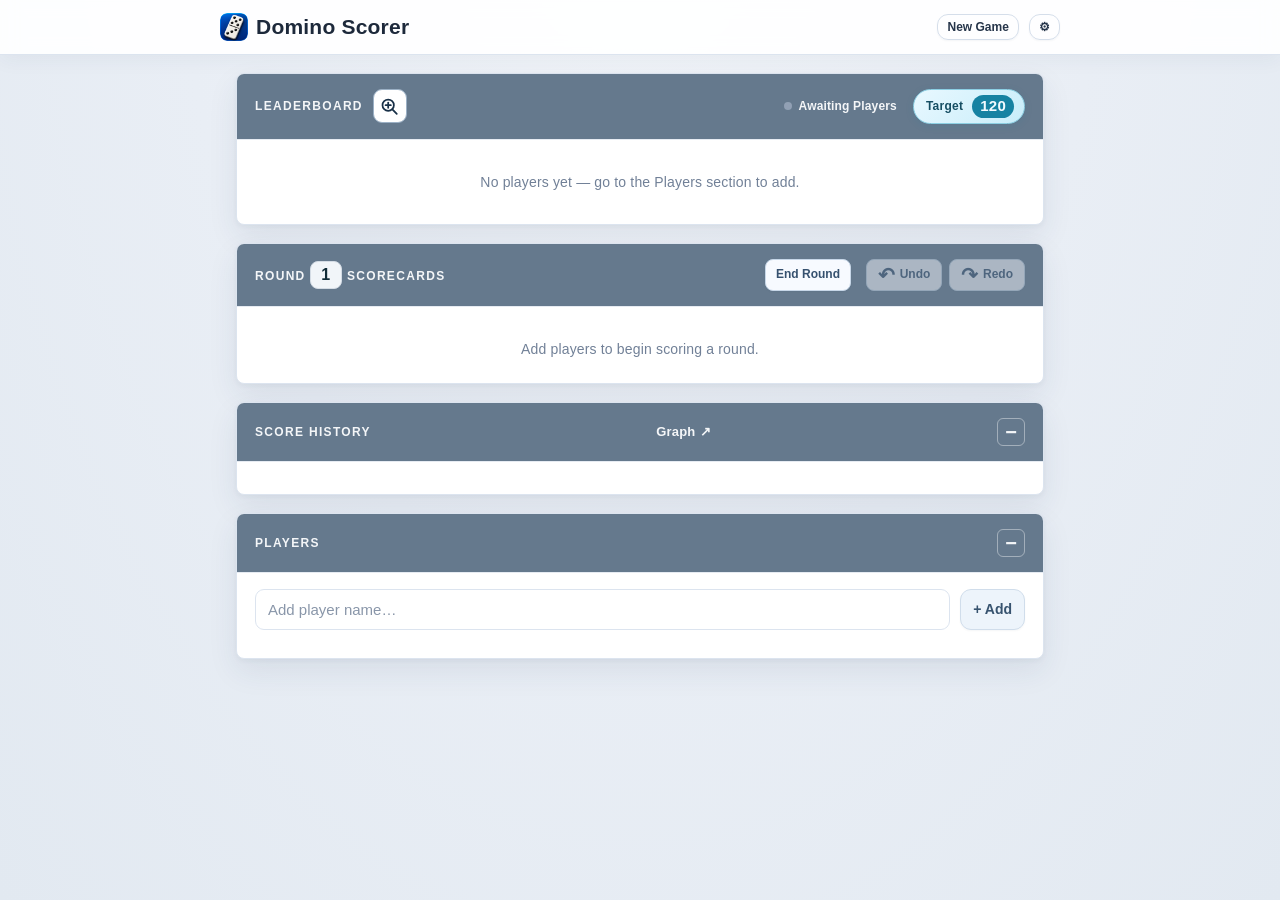
<file: index.html>
﻿<!DOCTYPE html>
<html lang="en">
<head>
<meta charset="UTF-8">
<meta name="viewport" content="width=device-width, initial-scale=1.0, maximum-scale=1.0, user-scalable=no">
<title>Domino Scorer - Fives and Threes</title>
<meta name="apple-mobile-web-app-capable" content="yes">
<meta name="apple-mobile-web-app-status-bar-style" content="black-translucent">
<meta name="mobile-web-app-capable" content="yes">
<meta name="theme-color" content="#f5f0e7">
<link rel="icon" type="image/png" href="icon-192.png">
<link rel="manifest" href="manifest.webmanifest">
<link rel="apple-touch-icon" href="icon-192.png">
<link rel="stylesheet" href="styles.css">
</head>
<body class="scoreboard-page">
<header>
  <h1><img class="pip" src="icon-192.png" alt=""> Domino Scorer</h1>
  <button class="btn small ghost" id="newGameBtn">New Game</button>
  <details class="settings-menu" id="settingsMenu">
    <summary class="btn small ghost" aria-label="Open settings" title="Game Settings">⚙</summary>
    <div class="settings-panel">
      <h2 class="settings-title">Game Settings</h2>
      <label class="settings-number" for="pointsToWinInput">
        <span>Points to Win</span>
        <input id="pointsToWinInput" type="number" min="1" step="1" inputmode="numeric" aria-label="Points to Win">
      </label>
      <div class="game-type-setting">
        <div class="settings-label">Game Type</div>
        <div class="game-type-options-group">
          <div class="theme-options" role="group" aria-label="Choose a game type">
            <button class="theme-choice" type="button" data-game-type="individual" aria-pressed="false">Individual</button>
            <button class="theme-choice" type="button" data-game-type="team" aria-pressed="false">Team</button>
          </div>
          <p class="game-type-note">Playing Individually requires a minumum of 2 players.<br>Playing as a team requires 4 players exact.</p>
        </div>
      </div>
      <div class="settings-label">Appearance</div>
      <div class="theme-options" role="group" aria-label="Choose a theme">
        <button class="theme-choice" type="button" data-theme-choice="light">☀ Light</button>
        <button class="theme-choice" type="button" data-theme-choice="dark">☾ Dark</button>
      </div>
      <label class="settings-toggle" for="speakPlayerNameInput">
        <span>Turn on speech</span>
        <input id="speakPlayerNameInput" type="checkbox" aria-label="Speak player name when a score is entered">
      </label>
      <label class="settings-speech-voice" for="speechVoiceSelect">
        <span>Speech voice</span>
        <select id="speechVoiceSelect" aria-label="Choose speech voice">
          <option value="auto">Automatic (British voice)</option>
        </select>
      </label>
      <a class="settings-link" href="instructions.html" id="instructionsLink">How to use the scorer <span aria-hidden="true">↗</span></a>
      <div class="settings-divider" aria-hidden="true"></div>
      <div class="settings-refresh-group">
        <button class="settings-link settings-refresh" type="button" id="refreshApp"><span aria-hidden="true">↻</span> Refresh App</button>
        <p class="settings-refresh-note">Reload to get the latest available version. Saved scores stay on this device; unsaved settings or player names will be lost.</p>
      </div>
      <button class="settings-close" type="button" id="settingsClose">Close</button>
    </div>
  </details>
</header>

<div id="winWrap"></div>

<div class="modal-back lowest-domino-backdrop" id="lowestDominoBack" hidden>
  <section class="modal lowest-domino-dialog" role="dialog" aria-modal="true" aria-labelledby="lowestDominoTitle">
    <h2 id="lowestDominoTitle">Who has the lowest domino?</h2>
    <p>Select everyone who qualifies.</p>
    <div class="lowest-domino-players" id="lowestDominoPlayers" role="group" aria-label="Players with the lowest domino"></div>
    <div class="modal-btns">
      <button class="btn" type="button" id="cancelLowestDomino">Cancel</button>
      <button class="btn primary" type="button" id="confirmLowestDomino">Confirm Round</button>
    </div>
  </section>
</div>

<div class="modal-back first-out-backdrop" id="firstOutBackdrop" hidden>
  <section class="modal first-out-dialog" role="dialog" aria-modal="true" aria-labelledby="firstOutTitle">
    <div class="first-out-icon" aria-hidden="true">★</div>
    <p class="first-out-kicker">ROUND COMPLETE</p>
    <h2 id="firstOutTitle">End of Round 1</h2>
    <p class="modal-msg" id="firstOutMessage"></p>
    <div class="first-out-bonus"><strong>+1</strong><span>POINT BONUS</span></div>
    <div class="modal-btns">
      <button class="btn primary" type="button" id="continueFirstOut">Continue</button>
    </div>
  </section>
</div>

<div class="results-backdrop" id="resultsBackdrop" hidden>
  <section class="results-dialog" role="dialog" aria-modal="true" aria-labelledby="resultsTitle">
    <div class="fireworks" aria-hidden="true">
      <span class="firework firework-one"></span>
      <span class="firework firework-two"></span>
      <span class="firework firework-three"></span>
    </div>
    <div class="results-kicker">Game complete</div>
    <h2 id="resultsTitle">🏆 Congratulations!</h2>
    <p class="results-winner" id="resultsWinner"></p>
    <div class="results-divider"></div>
    <h3>Final standings</h3>
    <ol class="results-list" id="resultsList"></ol>
    <div class="results-actions">
      <a class="btn ghost results-graph" href="graph.html">View score graph</a>
      <button class="btn primary results-return" id="returnToScoreboard">Return to scoreboard</button>
    </div>
  </section>
</div>

<!-- STANDINGS -->
<section>
  <div class="card">
    <div class="head leaderboard-head"><h2>Leaderboard</h2>
      <button class="leaderboard-zoom" id="leaderboardZoom" type="button" aria-label="Zoom in on leaderboard text" aria-pressed="false" title="Zoom in on leaderboard text">
        <svg class="leaderboard-zoom-icon" viewBox="0 0 24 24" aria-hidden="true" focusable="false">
          <circle cx="10.5" cy="10.5" r="6.5"></circle>
          <path d="m15.3 15.3 5 5M7.5 10.5h6"></path>
          <path class="zoom-icon-vertical" d="M10.5 7.5v6"></path>
        </svg>
      </button>
      <div class="leaderboard-meta">
      <div class="game-status" id="gameStatus" role="status" aria-live="polite">
        <span class="game-status-dot" aria-hidden="true"></span>
        <span id="gameStatusText">Ready to Start</span>
      </div>
      <div class="target">Target <b id="targetLbl">120</b></div>
      </div>
    </div>
    <div class="body"><div class="stand" id="standings"></div></div>
  </div>
</section>

<!-- ROUND ENTRY -->
<section>
  <div class="card">
    <div class="head scorecards-head">
      <h2 id="roundTitle">Round <span class="round-number-badge" id="roundNumber">1</span> Scorecards</h2>
      <div class="scorecard-history-controls" role="group" aria-label="Scorecard history">
        <button class="btn small primary" type="button" id="endRoundBtn" hidden>End Round</button>
        <button class="btn small ghost" type="button" id="scorecardUndo" aria-label="Undo scorecard action" title="Undo" disabled><span class="history-action-icon" aria-hidden="true">↶</span> Undo</button>
        <button class="btn small ghost" type="button" id="scorecardRedo" aria-label="Redo scorecard action" title="Redo" disabled><span class="history-action-icon" aria-hidden="true">↷</span> Redo</button>
      </div>
    </div>
    <div class="body" id="roundEntry"></div>
  </div>
</section>

<!-- HISTORY -->
<section>
  <div class="card">
    <div class="head"><h2>Score history</h2>
      <a class="history-graph-link" href="graph.html">Graph <span aria-hidden="true">↗</span></a>
      <button class="tile-collapse-toggle" type="button" data-collapse-target="historyBody" data-tile-name="Score history" aria-controls="historyBody" aria-expanded="true" aria-label="Collapse Score history" title="Collapse Score history">−</button>
    </div>
    <div class="body" id="historyBody">
      <div class="scroller"><table class="htable" id="history"></table></div>
    </div>
  </div>
</section>

<!-- ADD / MANAGE PLAYERS -->
<section>
  <div class="card">
    <div class="head"><h2>Players</h2>
      <button class="tile-collapse-toggle" type="button" data-collapse-target="playersBody" data-tile-name="Players" aria-controls="playersBody" aria-expanded="true" aria-label="Collapse Players" title="Collapse Players">−</button>
    </div>
    <div class="body" id="playersBody">
      <div class="addbar">
        <input id="newPlayerName" placeholder="Add player name…" maxlength="18" autocomplete="off">
        <button class="btn accent" id="addPlayerBtn">+ Add</button>
      </div>
      <div class="groups" id="groups"></div>
    </div>
  </div>
</section>

<div class="modal-back" id="modalBack">
  <div class="modal">
    <div class="modal-msg" id="modalMsg"></div>
    <div class="modal-btns">
      <button class="btn" id="modalCancel">Cancel</button>
      <button class="btn primary" id="modalOk">OK</button>
      <button class="btn accent" id="modalAlternate" hidden></button>
    </div>
  </div>
</div>

<script src="script.js" defer></script>
</body>
</html>
</file>
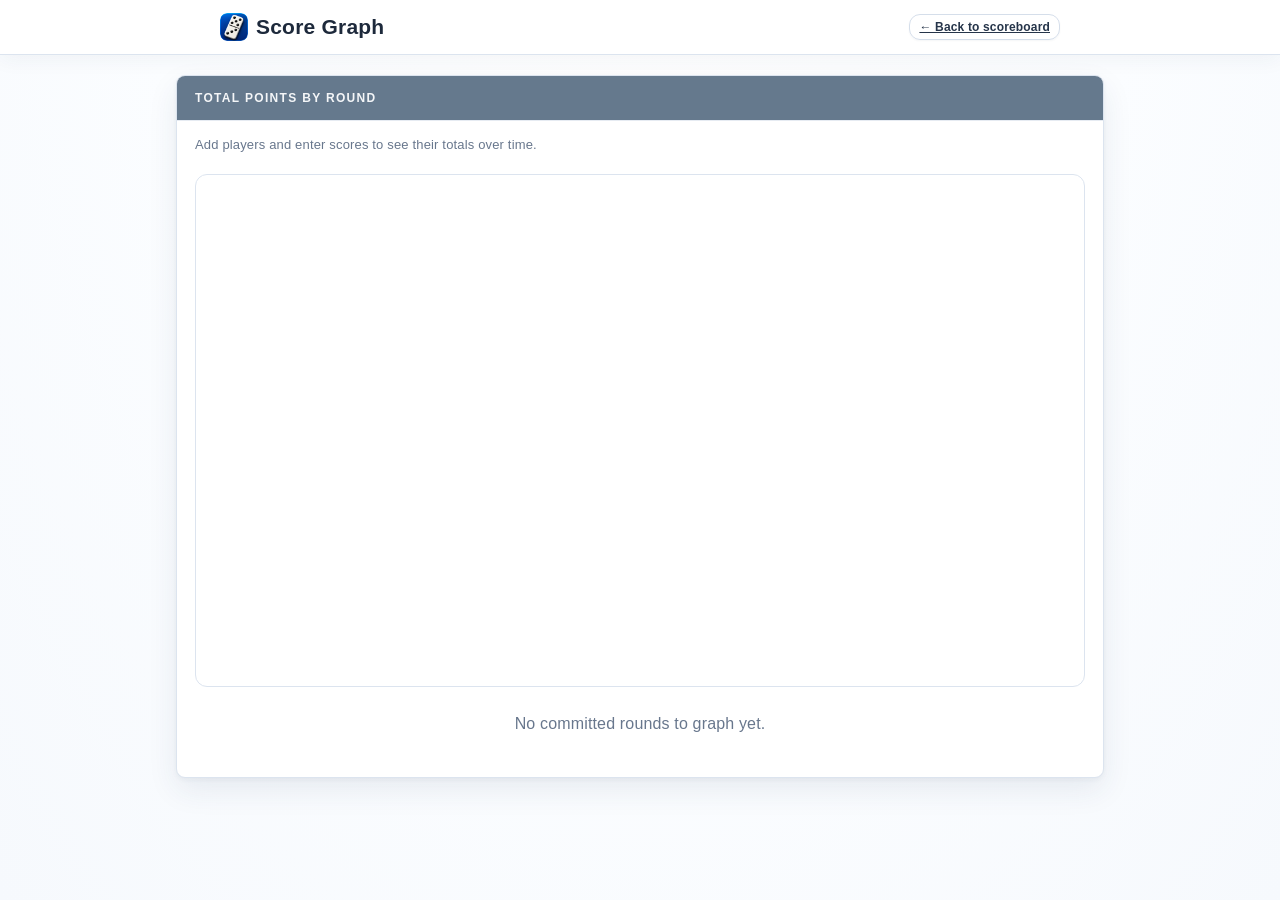
<file: graph.html>
<!DOCTYPE html>
<html lang="en">
<head>
  <meta charset="UTF-8">
  <meta name="viewport" content="width=device-width, initial-scale=1.0">
  <meta name="theme-color" content="#f5f0e7">
  <link rel="icon" type="image/png" href="icon-192.png">
  <title>Score Graph · Skyjo Scoreboard</title>
  <link rel="stylesheet" href="styles.css">
</head>
<body>
  <header class="graph-header">
    <h1><img class="pip" src="icon-192.png" alt=""> Score Graph</h1>
    <a class="btn small ghost" href="index.html">← Back to scoreboard</a>
  </header>

  <main class="graph-main">
    <section>
      <div class="card">
        <div class="head"><h2>Total points by round</h2></div>
        <div class="body">
          <p class="graph-summary" id="graphSummary"></p>
          <div class="graph-legend" id="graphLegend" aria-label="Players"></div>
          <div class="graph-scroll" id="graphScroll">
            <svg class="score-graph" id="scoreGraph" viewBox="0 0 800 460" role="img" aria-label="Line graph of each player's total points by round"></svg>
          </div>
          <div class="graph-empty" id="graphEmpty" hidden>No committed rounds to graph yet.</div>
        </div>
      </div>
    </section>
  </main>

  <script src="graph.js" defer></script>
</body>
</html>
</file>
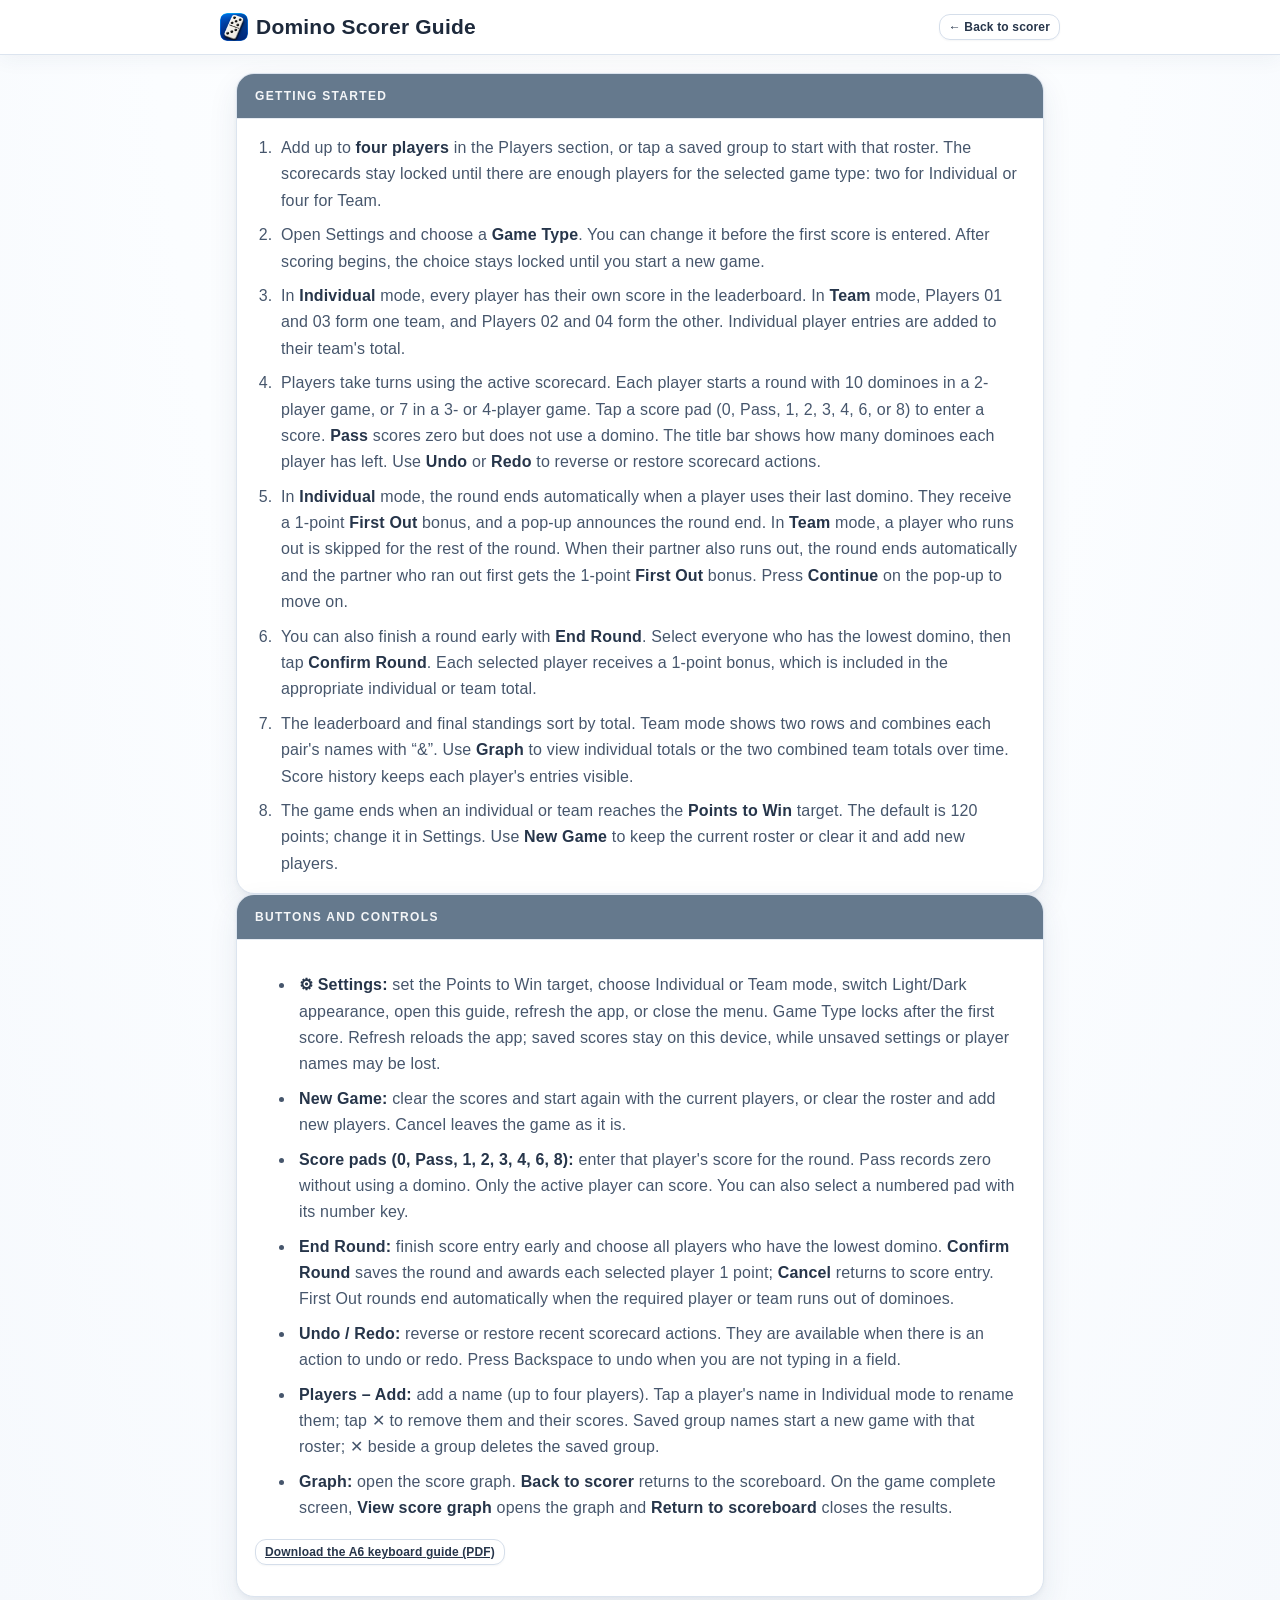
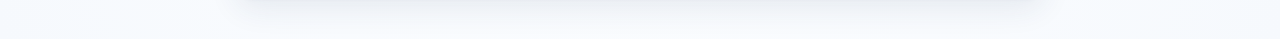
<file: instructions.html>
<!DOCTYPE html>
<html lang="en">
<head>
  <meta charset="UTF-8">
  <meta name="viewport" content="width=device-width, initial-scale=1.0">
  <meta name="theme-color" content="#ffffff">
  <link rel="icon" type="image/png" href="icon-192.png">
  <title>How to use the scorer · Domino Scorer</title>
  <link rel="stylesheet" href="styles.css">
</head>
<body>
  <header class="instructions-header">
    <h1><img class="pip" src="icon-192.png" alt=""> Domino Scorer Guide</h1>
    <a class="btn small ghost instructions-back" href="index.html">← Back to scorer</a>
  </header>

  <main>
    <section id="instructions">
      <div class="card instructions-card">
        <div class="head"><h2>Getting started</h2></div>
        <div class="body instructions-body">
          <ol>
            <li>Add up to <b>four players</b> in the Players section, or tap a saved group to start with that roster. The scorecards stay locked until there are enough players for the selected game type: two for Individual or four for Team.</li>
            <li>Open Settings and choose a <b>Game Type</b>. You can change it before the first score is entered. After scoring begins, the choice stays locked until you start a new game.</li>
            <li>In <b>Individual</b> mode, every player has their own score in the leaderboard. In <b>Team</b> mode, Players 01 and 03 form one team, and Players 02 and 04 form the other. Individual player entries are added to their team's total.</li>
            <li>Players take turns using the active scorecard. Each player starts a round with 10 dominoes in a 2-player game, or 7 in a 3- or 4-player game. Tap a score pad (0, Pass, 1, 2, 3, 4, 6, or 8) to enter a score. <b>Pass</b> scores zero but does not use a domino. The title bar shows how many dominoes each player has left. Use <b>Undo</b> or <b>Redo</b> to reverse or restore scorecard actions.</li>
            <li>In <b>Individual</b> mode, the round ends automatically when a player uses their last domino. They receive a 1-point <b>First Out</b> bonus, and a pop-up announces the round end. In <b>Team</b> mode, a player who runs out is skipped for the rest of the round. When their partner also runs out, the round ends automatically and the partner who ran out first gets the 1-point <b>First Out</b> bonus. Press <b>Continue</b> on the pop-up to move on.</li>
            <li>You can also finish a round early with <b>End Round</b>. Select everyone who has the lowest domino, then tap <b>Confirm Round</b>. Each selected player receives a 1-point bonus, which is included in the appropriate individual or team total.</li>
            <li>The leaderboard and final standings sort by total. Team mode shows two rows and combines each pair's names with “&amp;”. Use <b>Graph</b> to view individual totals or the two combined team totals over time. Score history keeps each player's entries visible.</li>
            <li>The game ends when an individual or team reaches the <b>Points to Win</b> target. The default is 120 points; change it in Settings. Use <b>New Game</b> to keep the current roster or clear it and add new players.</li>
          </ol>
        </div>
      </div>
      <div class="card instructions-card">
        <div class="head"><h2>Buttons and controls</h2></div>
        <div class="body instructions-body">
          <ul>
            <li><b>⚙ Settings:</b> set the Points to Win target, choose Individual or Team mode, switch Light/Dark appearance, open this guide, refresh the app, or close the menu. Game Type locks after the first score. Refresh reloads the app; saved scores stay on this device, while unsaved settings or player names may be lost.</li>
            <li><b>New Game:</b> clear the scores and start again with the current players, or clear the roster and add new players. Cancel leaves the game as it is.</li>
            <li><b>Score pads (0, Pass, 1, 2, 3, 4, 6, 8):</b> enter that player's score for the round. Pass records zero without using a domino. Only the active player can score. You can also select a numbered pad with its number key.</li>
            <li><b>End Round:</b> finish score entry early and choose all players who have the lowest domino. <b>Confirm Round</b> saves the round and awards each selected player 1 point; <b>Cancel</b> returns to score entry. First Out rounds end automatically when the required player or team runs out of dominoes.</li>
            <li><b>Undo / Redo:</b> reverse or restore recent scorecard actions. They are available when there is an action to undo or redo. Press Backspace to undo when you are not typing in a field.</li>
            <li><b>Players – Add:</b> add a name (up to four players). Tap a player's name in Individual mode to rename them; tap ✕ to remove them and their scores. Saved group names start a new game with that roster; ✕ beside a group deletes the saved group.</li>
            <li><b>Graph:</b> open the score graph. <b>Back to scorer</b> returns to the scoreboard. On the game complete screen, <b>View score graph</b> opens the graph and <b>Return to scoreboard</b> closes the results.</li>
          </ul>
          <p><a class="btn small ghost" href="keyboard-guide-a6.pdf" download>Download the A6 keyboard guide (PDF)</a></p>
        </div>
      </div>
    </section>
  </main>

  <script>
    const theme = localStorage.getItem("skyjo-theme-v1") || "light";
    document.body.dataset.theme = theme === "dark" ? "dark" : "light";
    document.querySelector('meta[name="theme-color"]').content = theme === "dark" ? "#191b1f" : "#ffffff";
  </script>
</body>
</html>
</file>
<file: styles.css>
﻿:root {
  --bg: #0f1424;
  --panel: #1a2138;
  --panel2: #222b47;
  --ink: #eef2ff;
  --muted: #9aa7c7;
  --line: #2d375a;
  --accent: #ffcf4d;
  --accent2: #4dd6ff;
  --good: #41d98a;
  --bad: #ff6b6b;
  --win: #ffd34d;
  /* skyjo card colors by value band */
  --c-neg: #2f6db0;
  --c-zero: #37b6d6;
  --c-low: #41a86a;
  --c-mid: #d6b53a;
  --c-high: #d9594f;
}
* {
  box-sizing: border-box;
  -webkit-tap-highlight-color: transparent;
}
html,
body {
  margin: 0;
  padding: 0;
}
body {
  font-family: -apple-system, BlinkMacSystemFont, "Segoe UI", Roboto, Helvetica, Arial, sans-serif;
  background: linear-gradient(160deg, #0c1020, #131a30 60%, #0c1020);
  color: var(--ink);
  min-height: 100vh;
  padding: 0 0 24px;
  touch-action: manipulation;
}
header {
  position: sticky;
  top: 0;
  z-index: 20;
  backdrop-filter: blur(8px);
  background: rgba(13, 18, 34, 0.86);
  border-bottom: 1px solid var(--line);
  padding: 10px 14px;
  display: flex;
  align-items: center;
  gap: 10px;
  flex-wrap: wrap;
}
header h1 {
  font-size: 20px;
  margin: 0;
  letter-spacing: 0.5px;
  display: flex;
  align-items: center;
  gap: 8px;
}
header h1 .pip {
  color: var(--accent2);
  width: 28px;
  height: 28px;
  border-radius: 7px;
  object-fit: contain;
  flex: 0 0 auto;
}
.target {
  flex-basis: 100%;
  margin-left: 0;
  font-size: 13px;
  color: var(--muted);
  text-align: right;
}
#newGameBtn {
  margin-left: auto;
}
.target b {
  color: var(--bad);
  font-size: 17px;
  font-weight: 800;
}
.btn {
  border: 1px solid var(--line);
  background: var(--panel2);
  color: var(--ink);
  padding: 8px 12px;
  border-radius: 10px;
  font-size: 14px;
  cursor: pointer;
  font-weight: 600;
  transition:
    transform 0.05s,
    background 0.15s,
    border-color 0.15s;
}
.btn:active {
  transform: scale(0.96);
}
.btn.small {
  padding: 5px 9px;
  font-size: 12px;
}
.btn.ghost {
  background: transparent;
}
.btn.danger {
  border-color: #5a2630;
  color: #ffb3b3;
}
.btn.primary {
  background: linear-gradient(180deg, #5ce0ff, #2eb6e0);
  color: #04222d;
  border-color: #2f93b8;
  font-size: 16px;
  padding: 12px 16px;
}
.btn.accent {
  background: #243b5e;
  border-color: #2f5a86;
  color: #cfe6ff;
}
section {
  max-width: 760px;
  margin: 14px auto;
  padding: 0 12px;
}
.card {
  background: var(--panel);
  border: 1px solid var(--line);
  border-radius: 16px;
  overflow: hidden;
}
.card:has(.leaderboard-head),
.card:has(.scorecards-head),
.card:has(#history),
.card:has(#groups) {
  border-radius: 8px;
}
.graph-main .card {
  border-radius: 9px;
}
.card .head {
  padding: 11px 14px;
  border-bottom: 1px solid var(--line);
  display: flex;
  align-items: center;
  gap: 10px;
}
.card .head h2 {
  margin: 0;
  font-size: 15px;
  letter-spacing: 0.4px;
  color: var(--muted);
  text-transform: uppercase;
  font-weight: 700;
}
.scorecards-head .scorecard-history-controls {
  display: flex;
  gap: 7px;
  margin-left: auto;
}
.scorecard-history-controls .btn.small {
  min-height: 26px;
  padding: 3px 8px;
  font-size: 11px;
  line-height: 1.1;
}
.scorecard-history-controls .btn:disabled {
  opacity: 0.42;
  cursor: not-allowed;
  box-shadow: none;
}
.card .body {
  padding: 12px 14px;
}

/* Standings */
.stand {
  display: flex;
  flex-direction: column;
  gap: 8px;
}
.prow {
  display: flex;
  align-items: center;
  gap: 10px;
  background: var(--panel2);
  border: 1px solid var(--line);
  border-radius: 12px;
  padding: 10px 12px;
}
.prow .rank {
  width: 26px;
  height: 26px;
  flex: 0 0 auto;
  border-radius: 50%;
  background: #2a335480;
  display: flex;
  align-items: center;
  justify-content: center;
  font-weight: 800;
  font-size: 13px;
  color: var(--muted);
}
.prow.lead .rank {
  background: var(--good);
  color: #04220f;
}
.prow .nm {
  display: flex;
  align-items: center;
  gap: 8px;
  font-weight: 700;
  font-size: 20px;
  flex: 1 1 auto;
  min-width: 0;
}
.player-name-text {
  min-width: 0;
  overflow: hidden;
  text-overflow: ellipsis;
  white-space: nowrap;
}
.team-member-name {
  display: inline-flex;
  align-items: center;
  gap: 8px;
  min-width: 0;
  flex: 0 1 auto;
  vertical-align: middle;
}
.team-player-names {
  display: flex;
  align-items: center;
  gap: 5px;
  overflow: visible;
  text-overflow: clip;
}
.team-member-label {
  min-width: 0;
  overflow: hidden;
  text-overflow: ellipsis;
}
.team-name-join {
  flex: 0 0 auto;
}
.turn-indicator {
  flex: 0 0 9px;
  width: 9px;
  height: 9px;
  margin-left: 8px;
  margin-right: 3px;
  border-radius: 50%;
  background: var(--turn-color);
  box-shadow: 0 0 0 0 color-mix(in srgb, var(--turn-color) 55%, transparent);
  animation: turnIndicatorPulse 1.5s ease-out infinite;
}
@keyframes turnIndicatorPulse {
  0% { box-shadow: 0 0 0 0 color-mix(in srgb, var(--turn-color) 55%, transparent); }
  70%, 100% { box-shadow: 0 0 0 7px color-mix(in srgb, var(--turn-color) 0%, transparent); }
}
@media (prefers-reduced-motion: reduce) {
  .turn-indicator {
    animation: none;
  }
}
.prow .tot {
  font-size: 28px;
  font-weight: 800;
  font-variant-numeric: tabular-nums;
}
.prow .away {
  font-size: 11px;
  color: var(--muted);
  width: 78px;
  text-align: right;
  line-height: 1.2;
}
.prow .away b {
  color: var(--bad);
  font-size: 13px;
}
.prow.danger {
  border-color: #6a3030;
}
.prow.out {
  border-color: var(--bad);
  box-shadow: 0 0 0 1px var(--bad) inset;
  background: #2a1010;
}
.prow .x {
  color: var(--muted);
  cursor: pointer;
  padding: 4px 6px;
  font-size: 16px;
}
.barwrap {
  height: 5px;
  background: #0d1322;
  border-radius: 4px;
  overflow: hidden;
  margin-top: 6px;
}
.bar {
  height: 100%;
  background: var(--player-color);
  width: 0%;
}

.empty {
  color: var(--muted);
  text-align: center;
  padding: 18px;
  font-size: 14px;
}

/* Round entry */
.player-round {
  border: 1px solid var(--line);
  border-radius: 14px;
  margin-bottom: 12px;
  background: var(--panel2);
}
.player-round.is-active {
  border-color: var(--accent2);
  box-shadow: 0 0 0 2px color-mix(in srgb, var(--accent2) 22%, transparent);
}
.player-round.is-locked {
  opacity: 0.68;
}
.player-round.turn-enter {
  animation: player-turn-enter 420ms cubic-bezier(.2,.72,.22,1) both;
}
@keyframes player-turn-enter {
  from { opacity: 0; transform: translateY(36px); }
  to { opacity: 1; transform: translateY(0); }
}
@media (prefers-reduced-motion: reduce) {
  .player-round.turn-enter { animation: none; }
}
.round-complete {
  display: flex;
  flex-direction: column;
  align-items: center;
  gap: 12px;
  padding: 22px 12px;
  text-align: center;
}
.round-complete p {
  margin: 0;
  color: var(--muted);
  font-size: 14px;
  font-weight: 650;
}
.pr-head {
  display: flex;
  align-items: center;
  gap: 8px;
  padding: 9px 12px;
  border-bottom: 1px solid var(--line);
}
.pr-head .nm {
  font-weight: 700;
  font-size: 15px;
  flex: 1 1 auto;
}
.player-order {
  flex: 0 0 auto;
  padding: 5px 9px;
  border: 1px solid currentColor;
  border-radius: 6px;
  color: var(--player-text-color, var(--muted));
  font-size: 11px;
  font-weight: 800;
  letter-spacing: 0.08em;
  line-height: 1.2;
  white-space: nowrap;
}
.pr-head .rs {
  font-size: 13px;
  color: var(--muted);
}
.pr-head .rs b {
  color: var(--good);
  font-size: 17px;
  font-variant-numeric: tabular-nums;
}
.pr-body {
  padding: 10px 12px;
}
.grid-cards {
  display: grid;
  grid-template-columns: repeat(5, 1fr);
  gap: 6px;
}
.cbtn {
  position: relative;
  border: 1px solid #0003;
  color: #fff;
  border-radius: 10px;
  padding: 0;
  height: 46px;
  font-size: 17px;
  font-weight: 800;
  cursor: pointer;
  font-variant-numeric: tabular-nums;
  display: flex;
  align-items: center;
  justify-content: center;
  transition:
    transform 0.05s,
    filter 0.1s;
  text-shadow: 0 1px 2px #0006;
}
.cbtn:active {
  transform: scale(0.9);
}
.cbtn:disabled {
  opacity: 0.55;
  filter: grayscale(0.45);
  cursor: not-allowed;
}
.cbtn.neg {
  background: var(--c-neg);
}
.cbtn.zero {
  background: var(--c-zero);
}
.cbtn.low {
  background: var(--c-low);
}
.cbtn.mid {
  background: var(--c-mid);
  color: #2a2200;
}
.cbtn.high {
  background: var(--c-high);
}
.cbtn .cnt {
  position: absolute;
  top: -6px;
  right: -6px;
  background: #0f1424;
  color: var(--accent2);
  border: 1px solid var(--accent2);
  border-radius: 20px;
  min-width: 18px;
  height: 18px;
  font-size: 11px;
  display: flex;
  align-items: center;
  justify-content: center;
  padding: 0 4px;
  font-weight: 800;
}
.pr-foot {
  display: flex;
  gap: 8px;
  padding: 0 12px 11px;
  align-items: center;
}
.hint {
  font-size: 11px;
  color: var(--muted);
}
/* tallied-cards list (with repeats) */
.taglist {
  display: flex;
  flex-wrap: wrap;
  gap: 6px;
  align-items: center;
  margin-top: 10px;
  background: #10162a;
  border: 1px solid var(--line);
  border-radius: 10px;
  padding: 8px;
  min-height: 42px;
}
.taglist .ph {
  color: var(--muted);
  font-size: 12px;
}
.tag {
  display: inline-flex;
  align-items: center;
  gap: 4px;
  border: 1px solid #0003;
  color: #fff;
  border-radius: 8px;
  padding: 5px 8px;
  font-size: 14px;
  font-weight: 800;
  cursor: pointer;
  font-variant-numeric: tabular-nums;
  text-shadow: 0 1px 2px #0006;
  line-height: 1;
}
.tag:active {
  transform: scale(0.92);
}
.tag .rm {
  font-size: 11px;
  opacity: 0.8;
  font-weight: 700;
}
.tag.neg {
  background: var(--c-neg);
}
.tag.zero {
  background: var(--c-zero);
}
.tag.low {
  background: var(--c-low);
}
.tag.mid {
  background: var(--c-mid);
  color: #2a2200;
}
.tag.high {
  background: var(--c-high);
}
.taglist .sum {
  margin-left: auto;
  font-size: 13px;
  color: var(--muted);
  white-space: nowrap;
}
.taglist .sum b {
  color: var(--good);
  font-size: 16px;
  font-variant-numeric: tabular-nums;
}
.closerbar {
  padding: 0 12px 10px;
  display: flex;
  align-items: center;
  gap: 6px;
  flex-wrap: wrap;
}
.closerbar .lbl {
  font-size: 11px;
  color: var(--muted);
  margin-right: 2px;
}
.chip {
  border: 1px solid var(--line);
  background: var(--panel);
  color: var(--muted);
  border-radius: 20px;
  padding: 5px 10px;
  font-size: 12px;
  font-weight: 700;
  cursor: pointer;
  font-family: inherit;
  white-space: nowrap;
  flex: 0 0 auto;
}
.chip.on {
  background: var(--accent);
  border-color: var(--accent);
  color: #241a00;
}

/* History table */
.htable {
  width: 100%;
  border-collapse: collapse;
  font-size: 13px;
}
.htable th,
.htable td {
  border: 1px solid var(--line);
  padding: 4px 4px;
  text-align: center;
  font-variant-numeric: tabular-nums;
}
.htable th:first-child,
.htable td.rndlbl {
  width: 1%;
  white-space: nowrap;
}
.htable th {
  background: var(--panel2);
  color: var(--muted);
  font-weight: 700;
  position: sticky;
  top: 0;
}
.htable td.rndlbl {
  color: var(--muted);
  font-weight: 700;
  background: #161d33;
  white-space: nowrap;
}
.htable input {
  width: 100%;
  min-width: 42px;
  background: #10162a;
  border: 1px solid transparent;
  color: var(--ink);
  text-align: center;
  font-size: 14px;
  border-radius: 6px;
  padding: 5px 2px;
  font-variant-numeric: tabular-nums;
}
.htable input:focus {
  outline: none;
  border-color: var(--accent2);
  background: #0c1426;
}
.htable td.dbl input {
  color: var(--bad);
  font-weight: 800;
}
.htable .scorecell {
  position: relative;
}
.htable .scorecell input {
  width: 100%;
}
.htable .scorecell .ind {
  position: absolute;
  top: -2px;
  right: 0;
  font-size: 10px;
  font-weight: 800;
  white-space: nowrap;
  line-height: 1;
  pointer-events: none;
}
.htable .scorecell .ind .x2 {
  color: var(--bad);
}
.htable tfoot td {
  background: var(--panel2);
  font-weight: 800;
  color: var(--accent2);
}
.htable .delr {
  color: var(--bad);
  cursor: pointer;
  font-weight: 800;
}
.scroller {
  overflow-x: auto;
  -webkit-overflow-scrolling: touch;
}

/* Add player bar */
.addbar {
  display: flex;
  gap: 8px;
}
.addbar input {
  flex: 1 1 auto;
  background: #10162a;
  border: 1px solid var(--line);
  color: var(--ink);
  border-radius: 10px;
  padding: 11px 12px;
  font-size: 15px;
}
.addbar input:focus {
  outline: none;
  border-color: var(--accent2);
}

/* Saved player groups */
.groups {
  display: flex;
  flex-direction: column;
  gap: 8px;
  margin-top: 12px;
}
.groups-lbl {
  font-size: 11px;
  color: var(--muted);
  text-transform: uppercase;
  letter-spacing: 0.4px;
}
.grp {
  display: flex;
  align-items: center;
  gap: 8px;
}
.grp-use {
  flex: 1 1 auto;
  min-width: 0;
  text-align: left;
  border: 1px solid var(--line);
  background: #243b5e;
  color: #cfe6ff;
  border-radius: 10px;
  padding: 10px 12px;
  font-size: 14px;
  font-weight: 600;
  cursor: pointer;
  overflow: hidden;
  text-overflow: ellipsis;
  white-space: nowrap;
}
.grp-use:active {
  transform: scale(0.98);
}
.grp-x {
  color: var(--muted);
  cursor: pointer;
  padding: 4px 8px;
  font-size: 16px;
  flex: 0 0 auto;
}

/* Confirm modal (replaces native confirm(), which some browsers e.g. Brave suppress) */
.modal-back {
  position: fixed;
  inset: 0;
  z-index: 50;
  display: none;
  align-items: center;
  justify-content: center;
  background: rgba(6, 9, 18, 0.72);
  backdrop-filter: blur(3px);
  padding: 20px;
}
.modal-back.show {
  display: flex;
}
.modal {
  background: var(--panel);
  border: 1px solid var(--line);
  border-radius: 16px;
  max-width: 380px;
  width: 100%;
  padding: 18px;
  box-shadow: 0 20px 60px #000a;
}
.modal-msg {
  font-size: 15px;
  line-height: 1.45;
  margin-bottom: 16px;
}
.modal-btns {
  display: flex;
  gap: 10px;
  justify-content: flex-end;
}
.modal-btns [hidden] {
  display: none;
}
.modal .btn.primary {
  font-size: 14px;
  padding: 10px 16px;
}
.lowest-domino-backdrop {
  z-index: 70;
}
.first-out-backdrop {
  z-index: 90;
  background: rgba(8, 18, 32, 0.78);
  backdrop-filter: blur(7px);
}
.first-out-dialog {
  position: relative;
  overflow: hidden;
  max-width: 400px;
  padding: 28px 26px 22px;
  border: 1px solid #c8e4f0;
  border-radius: 22px;
  background: linear-gradient(155deg, #ffffff 0%, #f3faff 56%, #e6f5fb 100%);
  text-align: center;
  box-shadow: 0 28px 80px #0008, 0 0 0 6px #ffffff12;
  animation: first-out-pop 260ms cubic-bezier(.2,.8,.2,1) both;
}
.first-out-dialog::before {
  position: absolute;
  top: -95px;
  left: 50%;
  width: 300px;
  height: 180px;
  border-radius: 50%;
  background: #4dc3e52b;
  content: "";
  filter: blur(3px);
  transform: translateX(-50%);
  pointer-events: none;
}
.first-out-icon,
.first-out-kicker,
.first-out-dialog h2 {
  position: relative;
}
.first-out-icon {
  display: grid;
  place-items: center;
  width: 54px;
  height: 54px;
  margin: 0 auto 12px;
  border: 1px solid #a5dcea;
  border-radius: 17px;
  background: linear-gradient(145deg, #e8fbff, #c7eff8);
  color: #087b9b;
  font-size: 26px;
  box-shadow: 0 5px 14px #1682a225;
}
.first-out-kicker {
  margin: 0 0 5px;
  color: #087b9b;
  font-size: 10px;
  font-weight: 850;
  letter-spacing: .18em;
}
.first-out-dialog h2 {
  margin: 0 0 7px;
  font-size: 20px;
  color: var(--ink);
}
.first-out-dialog .modal-msg {
  position: relative;
  margin: 0 0 16px;
  color: var(--muted);
  font-size: 15px;
}
.first-out-bonus {
  display: flex;
  align-items: center;
  justify-content: center;
  gap: 10px;
  width: fit-content;
  margin: 0 auto 20px;
  padding: 8px 16px 8px 12px;
  border: 1px solid #a8dfc2;
  border-radius: 999px;
  background: linear-gradient(120deg, #e8fff2, #d5f6e4);
  color: #176b49;
}
.first-out-bonus strong {
  font-size: 21px;
  line-height: 1;
  font-variant-numeric: tabular-nums;
}
.first-out-bonus span {
  font-size: 10px;
  font-weight: 850;
  letter-spacing: .1em;
}
.first-out-dialog .modal-btns {
  position: relative;
  justify-content: center;
}
.first-out-dialog .modal-btns .btn {
  min-width: 150px;
  border-radius: 11px;
  box-shadow: 0 5px 12px #1682a22b;
}
@keyframes first-out-pop {
  from { opacity: 0; transform: translateY(10px) scale(.96); }
  to { opacity: 1; transform: translateY(0) scale(1); }
}
body[data-theme="dark"] .first-out-dialog {
  border-color: #485d6e;
  background: linear-gradient(155deg, #2d3744, #253341 60%, #203642);
}
body[data-theme="dark"] .first-out-icon {
  border-color: #3e7383;
  background: linear-gradient(145deg, #294a57, #24414d);
  color: #8de3f7;
}
body[data-theme="dark"] .first-out-kicker {
  color: #8de3f7;
}
body[data-theme="dark"] .first-out-bonus {
  border-color: #426b58;
  background: linear-gradient(120deg, #263f34, #294b39);
  color: #a9efc2;
}
@media (prefers-reduced-motion: reduce) {
  .first-out-dialog { animation: none; }
}
.lowest-domino-dialog h2 {
  margin: 0 0 7px;
  font-size: 18px;
  color: var(--ink);
}
.lowest-domino-dialog > p {
  margin: 0 0 14px;
  color: var(--muted);
  font-size: 13px;
}
.lowest-domino-players {
  display: grid;
  gap: 7px;
  max-height: 45vh;
  overflow-y: auto;
  margin-bottom: 18px;
}
.lowest-domino-option {
  display: flex;
  align-items: center;
  gap: 10px;
  min-height: 42px;
  padding: 8px 10px;
  border: 1px solid var(--line);
  border-radius: 9px;
  background: var(--panel2);
  color: var(--ink);
  font-size: 14px;
  font-weight: 650;
  cursor: pointer;
}
.lowest-domino-option input {
  width: 18px;
  height: 18px;
  margin: 0;
  accent-color: var(--accent2);
}
.lowest-domino-award {
  display: inline-flex;
  align-items: center;
  justify-content: center;
  gap: 5px;
  color: #9a6b00;
  white-space: nowrap;
}
.lowest-domino-award .lowest-domino-score {
  color: var(--ink);
  font: inherit;
}
.lowest-domino-award .lowest-domino-label {
  font-size: 9px;
  font-weight: 700;
  letter-spacing: 0.04em;
}
.lowest-domino-zero {
  color: var(--muted);
  font-variant-numeric: tabular-nums;
  text-align: center;
}
body[data-theme="dark"] .lowest-domino-award {
  color: #f4cc64;
}
.winbanner {
  background: linear-gradient(90deg, #063a2a, #085a3e);
  border: 1px solid var(--good);
  color: #9bf3c8;
  text-align: center;
  font-weight: 800;
  padding: 12px;
  border-radius: 14px;
  font-size: 17px;
}

/* ===== Mobile-first tuning ===== */
@media (max-width: 560px) {
  header {
    padding: 9px 12px;
  }
  header h1 {
    font-size: 18px;
  }
  .target {
    font-size: 12px;
    flex-basis: 100%;
    order: 3;
    margin-left: 0;
  }
  section {
    margin: 10px auto;
    padding: 0 9px;
  }
  .card .body {
    padding: 10px;
  }
  .grid-cards {
    grid-template-columns: repeat(5, 1fr);
    gap: 8px;
  }
  .cbtn {
    height: 54px;
    font-size: 21px;
  }
  .prow .tot {
    font-size: 24px;
  }
  .prow .nm {
    font-size: 19px;
  }
  .prow .x {
    font-size: 22px;
    padding: 6px 8px;
  }
  .btn {
    padding: 11px 14px;
  }
  .btn.small {
    padding: 8px 11px;
    font-size: 13px;
  }
  .addbar input {
    padding: 13px 12px;
    font-size: 16px;
  }
  .htable input {
    font-size: 16px;
    padding: 8px 2px;
  }
  .chip {
    padding: 7px 12px;
    font-size: 13px;
  }
}
@media (min-width: 561px) {
  .grid-cards {
    grid-template-columns: repeat(15, 1fr);
  } /* one row on tablet/desktop */
}

/* Refined app chrome. Score card value colors above remain unchanged. */
:root {
  --bg: #0b1020;
  --panel: #151d31;
  --panel2: #1c2740;
  --ink: #f3f6ff;
  --muted: #a6b2cc;
  --line: #2b3855;
  --accent: #ffd166;
  --accent2: #68d8f5;
  --good: #52d6a0;
  --bad: #ff777e;
}
body {
  background: radial-gradient(ellipse at 50% -18%, #263553 0%, #111a2d 42%, #0b1020 78%);
  letter-spacing: 0.01em;
}
header {
  padding: 13px max(18px, calc((100vw - 840px) / 2));
  background: rgba(11, 16, 32, 0.88);
  border-bottom-color: #34415d;
  box-shadow: 0 8px 28px #05091455;
}
header h1 {
  font-size: 21px;
  letter-spacing: 0.01em;
}
header h1 .pip {
  filter: drop-shadow(0 2px 8px #68d8f544);
}
section {
  max-width: 840px;
  margin: 18px auto;
  padding: 0 16px;
}
.card {
  border-color: #2b3855;
  border-radius: 18px;
  background: linear-gradient(145deg, #172137, #131b2e);
  box-shadow:
    0 12px 32px #05091433,
    inset 0 1px #ffffff08;
}
.card .head {
  padding: 15px 18px;
  border-bottom-color: #2a3650;
}
.card .head h2 {
  font-size: 12px;
  letter-spacing: 0.11em;
  color: #c3cee3;
}
.card .body {
  padding: 16px 18px;
}
.btn,
.chip,
.grp-use,
.addbar input,
.htable input {
  font-family: inherit;
}
.btn {
  border-color: #35425e;
  background: #222e48;
  border-radius: 11px;
  box-shadow: 0 1px 0 #ffffff08 inset;
  transition:
    transform 0.14s ease,
    background 0.14s ease,
    border-color 0.14s ease,
    box-shadow 0.14s ease;
}
.btn:hover:not(:disabled) {
  background: #2a3855;
  border-color: #526482;
}
.btn:focus-visible,
.chip:focus-visible,
.grp-use:focus-visible,
.cbtn:focus-visible,
.addbar input:focus-visible,
.htable input:focus-visible {
  outline: 2px solid var(--accent2);
  outline-offset: 2px;
}
.btn:active {
  transform: translateY(1px) scale(0.985);
}
.btn.primary {
  color: #102135;
  border-color: #78c9df;
  background: linear-gradient(180deg, #9ce7f5, #64c8e2);
  box-shadow:
    0 5px 16px #45bbdc2c,
    inset 0 1px #ffffffaa;
  font-weight: 750;
}
.btn.primary:hover:not(:disabled) {
  background: linear-gradient(180deg, #b0eff8, #79d3e8);
}
.btn.accent {
  background: #263b58;
  border-color: #3e5b7e;
  color: #dcecff;
}
.btn.danger {
  background: #321f2c;
  border-color: #67404a;
  color: #ffc1c2;
}
.stand {
  gap: 9px;
}
.prow {
  padding: 12px 14px;
  border-color: #2b3855;
  border-radius: 13px;
  background: linear-gradient(100deg, #202b44, #1b263d);
  transition:
    border-color 0.15s ease,
    transform 0.15s ease;
}
.prow:hover {
  border-color: #425374;
  transform: translateY(-1px);
}
.prow .rank {
  background: #34415c;
  color: #d1d9e8;
}
.prow.lead {
  border-color: #3c775f;
}
.prow.lead .rank {
  background: var(--good);
}
.prow.out {
  background: #301c27;
}
.prow .tot {
  font-size: 32px;
  letter-spacing: -0.03em;
}
.player-round {
  border-color: #2b3855;
  border-radius: 15px;
  background: #1a253c;
  overflow: hidden;
}
.pr-head {
  padding: 12px 14px;
  border-bottom-color: #2c3953;
}
.pr-head .nm {
  font-size: 16px;
}
.pr-body {
  padding: 14px;
}
.grid-cards {
  gap: 7px;
}
.pr-foot {
  padding: 0 14px 14px;
}
.taglist {
  background: #111a2b;
  border-color: #2b3855;
  border-radius: 12px;
  padding: 10px;
  min-height: 46px;
}
.chip {
  background: #1a253a;
  border-color: #35425e;
  color: #bac6dc;
  transition:
    background 0.15s ease,
    border-color 0.15s ease;
}
.chip:hover {
  border-color: #60718e;
  color: #f3f6ff;
}
.chip.on {
  background: var(--accent);
  border-color: var(--accent);
  color: #302300;
}
.htable {
  border-collapse: separate;
  border-spacing: 0;
}
.htable th,
.htable td {
  border-color: #2b3855;
  padding: 7px 6px;
}
.htable th {
  background: #202c45;
  color: #c1cde1;
}
.htable td.rndlbl {
  background: #172137;
}
.htable input,
.addbar input {
  background: #10182a;
  border-color: #303d59;
  border-radius: 9px;
}
.htable input:focus,
.addbar input:focus {
  border-color: var(--accent2);
  box-shadow: 0 0 0 3px #68d8f51c;
}
.htable tfoot td {
  background: #202c45;
  color: #9ce7f5;
}
.addbar {
  gap: 10px;
}
.addbar input {
  min-width: 0;
}
.addbar input::placeholder {
  color: #8290aa;
}
.grp-use {
  background: #233753;
  border-color: #3b5576;
  color: #deebff;
  transition:
    background 0.15s ease,
    border-color 0.15s ease;
}
.grp-use:hover {
  background: #2b4364;
  border-color: #58749a;
}
.modal-back {
  background: #050914bb;
  backdrop-filter: blur(8px);
}
.modal {
  border-color: #3a4865;
  border-radius: 18px;
  background: #182239;
}
.winbanner {
  border-radius: 14px;
  box-shadow: 0 8px 24px #41d98a1c;
}
@media (max-width: 560px) {
  header {
    padding: 11px 13px;
  }
  header h1 {
    font-size: 17px;
    flex: 1 1 auto;
    min-width: 0;
    white-space: nowrap;
  }
  #newGameBtn,
  .settings-menu {
    flex: 0 0 auto;
  }
  #newGameBtn {
    margin-left: auto;
  }
  .settings-menu {
    margin-left: -4px;
  }
  .settings-menu summary {
    padding-inline: 9px;
  }
  .settings-menu summary {
    white-space: nowrap;
  }
  section {
    margin: 13px auto;
    padding: 0 10px;
  }
  .card .head {
    padding: 13px 14px;
  }
  .card .body {
    padding: 12px;
  }
  .pr-body {
    padding: 11px;
  }
  .grid-cards {
    gap: 7px;
  }
}

/* Light professional theme; card and tally value colors remain unchanged. */
:root {
  --bg: #f3f6fb;
  --panel: #ffffff;
  --panel2: #f4f7fc;
  --ink: #1d293b;
  --muted: #68778d;
  --line: #dce4ef;
  --accent: #d69b19;
  --accent2: #1682a2;
  --good: #21845f;
  --bad: #c64f59;
}
body {
  color: var(--ink);
  background: radial-gradient(ellipse at 50% -20%, #ffffff 0%, #f4f7fb 55%, #edf2f8 100%);
}
header {
  background: rgba(255, 255, 255, 0.92);
  border-bottom-color: #dce4ef;
  box-shadow: 0 5px 20px #2538580d;
}
header h1 .pip {
  filter: none;
}
.target {
  color: #66758b;
}
.target b {
  color: #b8444d;
}
.card {
  background: #fff;
  border-color: #dce4ef;
  box-shadow:
    0 8px 24px #2538580d,
    0 1px 2px #25385808;
}
.card .head {
  border-bottom-color: #e6ebf2;
}
.card .head h2 {
  color: #53637a;
}
.hint {
  color: #718097;
}
.btn {
  color: #26354a;
  background: #f6f8fc;
  border-color: #d5deea;
  box-shadow: 0 1px 2px #17253b0b;
}
.btn:hover:not(:disabled) {
  background: #edf2f8;
  border-color: #c3cfde;
}
.btn.ghost {
  background: transparent;
}
.btn.ghost:hover:not(:disabled) {
  background: #f0f4f9;
}
.btn.primary {
  color: #fff;
  border-color: #197e9b;
  background: linear-gradient(180deg, #299bb7, #147d9c);
  box-shadow:
    0 5px 14px #1682a21f,
    inset 0 1px #ffffff40;
}
.btn.primary:hover:not(:disabled) {
  background: linear-gradient(180deg, #37a9c4, #1788a6);
}
.btn.accent {
  background: #edf4fb;
  border-color: #d0ddeb;
  color: #37536f;
}
.btn.danger {
  background: #fff4f3;
  border-color: #f0d3d1;
  color: #a44149;
}
.btn.primary:disabled {
  opacity: 0.48;
}
.prow {
  background: #f7f9fc;
  border-color: #e1e7f0;
}
.prow:hover {
  border-color: #c4d0df;
}
.prow .rank {
  background: #e5ebf3;
  color: #53637a;
}
.prow.lead {
  background: #f4faf7;
  border-color: #c9e5d8;
}
.prow.lead .rank {
  color: #fff;
  background: #21845f;
}
.prow.danger {
  border-color: #efd1d1;
}
.prow.out {
  background: #fff2f1;
  border-color: #d76b70;
  box-shadow: 0 0 0 1px #d76b70 inset;
}
.prow .away {
  color: #748197;
}
.prow .away b {
  color: #b8444d;
}
.barwrap {
  background: #e7edf4;
}
.bar {
  background: var(--player-color);
}
.empty {
  color: #718097;
}
.player-round {
  background: #fbfcfe;
  border-color: #dce4ef;
}
.pr-head {
  border-bottom-color: #e5eaf1;
}
.pr-head .rs {
  color: #718097;
}
.pr-head .rs b {
  color: #21845f;
}
.taglist {
  background: #f5f8fc;
  border-color: #dce4ef;
}
.taglist .ph {
  color: #718097;
}
.taglist .sum {
  color: #68778d;
}
.taglist .sum b {
  color: #21845f;
}
.chip {
  background: #f4f7fb;
  border-color: #d5deea;
  color: #5e6e84;
}
.chip:hover {
  border-color: #aab9cb;
  color: #26354a;
}
.chip.on {
  background: #f4cb5b;
  border-color: #e7b944;
  color: #392900;
}
.htable th {
  background: #f0f4f9;
  color: #52637a;
}
.htable th,
.htable td {
  border-color: #e0e6ef;
}
.htable td.rndlbl {
  background: #f7f9fc;
  color: #65758c;
}
.htable input,
.addbar input {
  background: #fff;
  border-color: #dce4ef;
  color: #1d293b;
}
.htable input:focus,
.addbar input:focus {
  background: #fff;
  border-color: #1682a2;
  box-shadow: 0 0 0 3px #1682a218;
}
.htable td.dbl input {
  color: #b8444d;
}
.htable .scorecell .ind .x2 {
  color: #b8444d;
}
.htable tfoot td {
  background: #f0f4f9;
  color: #187d9a;
}
.htable .delr {
  color: #c64f59;
}
.addbar input::placeholder {
  color: #8996a9;
}
.grp-use {
  background: #edf4fb;
  border-color: #d1dfec;
  color: #315574;
}
.grp-use:hover {
  background: #e3eef8;
  border-color: #b9cde0;
}
.grp-x {
  color: #7b899c;
}
.modal-back {
  background: #1b2a4080;
}
.modal {
  background: #fff;
  border-color: #dce4ef;
  box-shadow: 0 20px 60px #16243d30;
}
.winbanner {
  background: linear-gradient(90deg, #e9f7ef, #dcf2e5);
  border-color: #9bcdb1;
  color: #236e4e;
  box-shadow: 0 8px 24px #21845f12;
}
.settings-menu {
  position: relative;
  z-index: 30;
}
.settings-menu summary {
  list-style: none;
  cursor: pointer;
}
.settings-menu summary::-webkit-details-marker {
  display: none;
}
.settings-menu[open] summary {
  background: #edf2f8;
  border-color: #bfcbd9;
}
.settings-panel {
  position: absolute;
  top: calc(100% + 10px);
  right: 0;
  width: 290px;
  max-width: calc(100vw - 32px);
  padding: 15px;
  border: 1px solid #dce4ef;
  border-radius: 14px;
  background: #fff;
  box-shadow: 0 14px 38px #25385825;
}
.settings-title {
  margin: -15px -15px 14px;
  padding: 12px 15px 12px;
  border-bottom: 1px solid #e6ebf2;
  background: #f1f5fa;
  color: #26364d;
  font-size: 16px;
  line-height: 1.25;
  border-radius: 13px 13px 0 0;
}
.settings-label {
  margin-bottom: 9px;
  color: #53637a;
  font-size: 11px;
  font-weight: 800;
  letter-spacing: 0.09em;
  text-transform: uppercase;
}
.settings-number {
  display: flex;
  align-items: center;
  justify-content: space-between;
  gap: 12px;
  margin-bottom: 15px;
  padding-bottom: 12px;
  border-bottom: 1px solid #e6ebf2;
  color: #52637a;
  font-size: 13px;
  font-weight: 650;
}
.settings-number input {
  box-sizing: border-box;
  width: 82px;
  padding: 7px 8px;
  border: 1px solid #dce4ef;
  border-radius: 8px;
  background: #f6f8fc;
  color: inherit;
  font: inherit;
  text-align: right;
}
.settings-number input:focus {
  outline: 2px solid #1682a2;
  outline-offset: 1px;
}
.game-type-setting {
  margin-bottom: 15px;
  padding-bottom: 12px;
  border-bottom: 1px solid #e6ebf2;
}
.game-type-options-group {
  padding: 9px 10px;
  border: 1px solid #dce4ef;
  border-radius: 10px;
  background: #f6f8fc;
}
.game-type-note {
  margin: 9px 0 0;
  color: #66758b;
  font-size: 11px;
  line-height: 1.45;
}
.theme-options {
  display: grid;
  grid-template-columns: 1fr 1fr;
  gap: 7px;
}
.theme-choice {
  padding: 8px 10px;
  border: 1px solid #dce4ef;
  border-radius: 9px;
  background: #f6f8fc;
  color: #52637a;
  font-family: inherit;
  font-size: 13px;
  font-weight: 600;
  cursor: pointer;
}
.theme-choice:hover {
  border-color: #afbdcf;
}
.theme-choice:disabled {
  opacity: 0.55;
  cursor: not-allowed;
}
.theme-choice.selected {
  border: 2px solid #087b9b;
  padding: 7px 9px;
  background: #087b9b;
  color: #fff;
  font-weight: 800;
  box-shadow: 0 0 0 2px #087b9b35;
}
.settings-toggle {
  display: flex;
  align-items: center;
  justify-content: space-between;
  gap: 12px;
  margin-top: 12px;
  padding-top: 11px;
  border-top: 1px solid #e6ebf2;
  color: #52637a;
  font-size: 12px;
  font-weight: 650;
  line-height: 1.35;
  cursor: pointer;
}
.settings-toggle input {
  flex: 0 0 auto;
  width: 38px;
  height: 22px;
  margin: 0;
  accent-color: #1682a2;
  cursor: pointer;
}
.settings-speech-voice {
  display: grid;
  grid-template-columns: auto minmax(0, 1fr);
  align-items: center;
  gap: 12px;
  margin-top: 10px;
  color: #52637a;
  font-size: 12px;
  font-weight: 650;
}
.settings-speech-voice select {
  width: 100%;
  min-width: 0;
  padding: 7px 9px;
  border: 1px solid #dce4ef;
  border-radius: 8px;
  background: #f6f8fc;
  color: #26364a;
  font: inherit;
}
.settings-link {
  display: flex;
  justify-content: space-between;
  align-items: center;
  margin-top: 12px;
  padding-top: 11px;
  border-top: 1px solid #e6ebf2;
  color: #176e89;
  text-decoration: none;
  font-size: 13px;
  font-weight: 650;
}
.settings-divider {
  margin-top: 12px;
  border-top: 1px solid #e6ebf2;
}
.settings-refresh {
  width: 100%;
  justify-content: flex-start;
  gap: 7px;
  margin-top: 12px;
  padding: 9px 10px;
  border: 1px solid #dce4ef;
  border-radius: 9px;
  background: #f6f8fc;
  color: #52637a;
  font-family: inherit;
  text-align: left;
  cursor: pointer;
}
.settings-refresh-group {
  margin-top: 12px;
  padding: 9px 10px;
  border: 1px solid #dce4ef;
  border-radius: 10px;
  background: #f6f8fc;
}
.settings-refresh-group .settings-refresh {
  box-sizing: border-box;
  width: 100%;
  margin: 0;
  padding: 9px 10px;
  border: 1px solid #dce4ef;
  border-radius: 9px;
  background: #fff;
}
.settings-refresh-group .settings-refresh:hover {
  background: #edf2f8;
}
.settings-refresh:hover {
  background: #edf2f8;
  border-color: #bfcbd9;
  text-decoration: none;
}
.settings-refresh-note {
  margin: 6px 0 0;
  color: #68788f;
  font-size: 11px;
  line-height: 1.45;
}
.settings-link:hover {
  text-decoration: underline;
}
.settings-close {
  display: block;
  margin: 12px 0 0 auto;
  padding: 6px 12px;
  border: 1px solid #d5deea;
  border-radius: 8px;
  background: #f6f8fc;
  color: #52637a;
  font-family: inherit;
  font-size: 12px;
  font-weight: 600;
  cursor: pointer;
}
.settings-close:hover {
  background: #edf2f8;
  border-color: #bfcbd9;
}
.settings-close:focus-visible {
  outline: 2px solid var(--accent2);
  outline-offset: 2px;
}
.history-graph-link {
  margin-left: auto;
  display: inline-flex;
  align-items: center;
  gap: 5px;
  color: #176e89;
  font-size: 13px;
  font-weight: 700;
  text-decoration: none;
}
.history-graph-link:hover {
  text-decoration: underline;
}
.tile-collapse-toggle {
  flex: 0 0 28px;
  width: 28px;
  height: 28px;
  margin-left: auto;
  padding: 0;
  border: 1px solid #ffffff66;
  border-radius: 6px;
  background: transparent;
  color: #f4f6f8;
  font: inherit;
  font-size: 20px;
  font-weight: 700;
  line-height: 1;
  cursor: pointer;
}
.tile-collapse-toggle:hover {
  background: #ffffff1c;
}
.tile-collapse-toggle:focus-visible {
  outline: 2px solid #ffffff;
  outline-offset: 2px;
}
body[data-theme="dark"] .history-graph-link {
  color: #8de3f7;
}
.graph-header {
  justify-content: space-between;
}
.graph-header h1 {
  min-width: 0;
}
.graph-main {
  width: min(100%, 960px);
  margin: 20px auto;
}
.graph-main > section {
  max-width: none;
  margin: 0;
}
.graph-scroll {
  display: flex;
  justify-content: center;
}
.graph-summary {
  margin: 0 0 12px;
  color: var(--muted);
  font-size: 13px;
}
.graph-legend {
  display: flex;
  flex-wrap: wrap;
  gap: 8px 16px;
  margin-bottom: 10px;
}
.graph-legend-item {
  display: inline-flex;
  align-items: center;
  gap: 7px;
  color: var(--ink);
  font-size: 13px;
  font-weight: 650;
}
.graph-swatch {
  width: 12px;
  height: 12px;
  border: 1px solid #0003;
  border-radius: 50%;
}
.graph-scroll {
  overflow-x: auto;
  -webkit-overflow-scrolling: touch;
  border: 1px solid var(--line);
  border-radius: 12px;
  background: #fff;
}
.score-graph {
  display: block;
  width: 100%;
  min-width: 0;
  height: auto;
  color: #4b5563;
}
.score-graph text {
  fill: #53637a;
  font-family: inherit;
  font-size: 12px;
}
.graph-gridline {
  stroke: #e5eaf1;
  stroke-width: 1;
}
.graph-round-boundary {
  stroke: #aab5c4;
  stroke-width: 1.5;
  stroke-dasharray: 4 3;
}
.graph-axis {
  stroke: #7b8798;
  stroke-width: 1.25;
}
.graph-line {
  fill: none;
  stroke-width: 3;
  stroke-linecap: round;
  stroke-linejoin: round;
}
.graph-point {
  stroke: #fff;
  stroke-width: 2;
}
.graph-axis-title {
  font-size: 13px !important;
  font-weight: 700;
}
.graph-empty {
  padding: 28px 16px;
  color: var(--muted);
  text-align: center;
}
body[data-theme="dark"] .graph-scroll {
  border-color: #4a5058;
}
#instructions {
  scroll-margin-top: 80px;
}
.instructions-body {
  color: #46566c;
  line-height: 1.65;
}
.instructions-body ol {
  margin: 0;
  padding-left: 22px;
}
.instructions-body li {
  padding-left: 4px;
  margin: 0 0 8px;
}
.instructions-body li:last-child {
  margin-bottom: 0;
}
.instructions-body b {
  color: #26354a;
}
.instructions-header {
  justify-content: space-between;
}
.instructions-header h1 {
  color: #1d293b;
}
.instructions-back {
  margin-left: auto;
  text-decoration: none;
}

body[data-theme="dark"] {
  --panel: #151d31;
  --panel2: #1c2740;
  --ink: #f3f6ff;
  --muted: #a6b2cc;
  --line: #2b3855;
  --accent: #ffd166;
  --accent2: #68d8f5;
  --good: #52d6a0;
  --bad: #ff777e;
  color: var(--ink);
  background: radial-gradient(ellipse at 50% -18%, #263553 0%, #111a2d 42%, #0b1020 78%);
}
body[data-theme="dark"] header {
  background: rgba(11, 16, 32, 0.9);
  border-bottom-color: #34415d;
  box-shadow: 0 8px 28px #05091455;
}
body[data-theme="dark"] .target {
  color: #a6b2cc;
}
body[data-theme="dark"] #newGameBtn {
  margin-left: auto;
}
.target b {
  color: #ff777e;
}
body[data-theme="dark"] .card {
  background: linear-gradient(145deg, #172137, #131b2e);
  border-color: #2b3855;
  box-shadow:
    0 12px 32px #05091433,
    inset 0 1px #ffffff08;
}
body[data-theme="dark"] .card .head {
  border-bottom-color: #2a3650;
}
body[data-theme="dark"] .card .head h2 {
  color: #c3cee3;
}
body[data-theme="dark"] .hint,
body[data-theme="dark"] .empty {
  color: #a6b2cc;
}
body[data-theme="dark"] .btn {
  color: #f3f6ff;
  background: #222e48;
  border-color: #35425e;
  box-shadow: 0 1px 0 #ffffff08 inset;
}
body[data-theme="dark"] .btn:hover:not(:disabled) {
  background: #2a3855;
  border-color: #526482;
}
body[data-theme="dark"] .btn.ghost:hover:not(:disabled) {
  background: #202c45;
}
body[data-theme="dark"] .btn.primary {
  color: #102135;
  border-color: #78c9df;
  background: linear-gradient(180deg, #9ce7f5, #64c8e2);
}
body[data-theme="dark"] .btn.accent {
  background: #263b58;
  border-color: #3e5b7e;
  color: #dcecff;
}
body[data-theme="dark"] .btn.danger {
  background: #321f2c;
  border-color: #67404a;
  color: #ffc1c2;
}
body[data-theme="dark"] .prow {
  background: linear-gradient(100deg, #202b44, #1b263d);
  border-color: #2b3855;
}
body[data-theme="dark"] .prow:hover {
  border-color: #425374;
}
body[data-theme="dark"] .prow .rank {
  background: #34415c;
  color: #d1d9e8;
}
body[data-theme="dark"] .prow.lead {
  background: #1b302b;
  border-color: #3c775f;
}
body[data-theme="dark"] .prow.lead .rank {
  background: #52d6a0;
  color: #04220f;
}
body[data-theme="dark"] .prow.out {
  background: #301c27;
  border-color: #ff777e;
}
body[data-theme="dark"] .prow .away {
  color: #a6b2cc;
}
body[data-theme="dark"] .prow .away b,
body[data-theme="dark"] .prow .x {
  color: #ff777e;
}
body[data-theme="dark"] .barwrap {
  background: #0d1322;
}
body[data-theme="dark"] .bar {
  background: var(--player-color);
}
body[data-theme="dark"] .player-round {
  background: #1a253c;
  border-color: #2b3855;
}
body[data-theme="dark"] .pr-head {
  border-bottom-color: #2c3953;
}
body[data-theme="dark"] .pr-head .rs {
  color: #a6b2cc;
}
body[data-theme="dark"] .taglist {
  background: #111a2b;
  border-color: #2b3855;
}
body[data-theme="dark"] .taglist .ph {
  color: #a6b2cc;
}
body[data-theme="dark"] .taglist .sum {
  color: #a6b2cc;
}
body[data-theme="dark"] .taglist .sum b {
  color: #52d6a0;
}
body[data-theme="dark"] .chip {
  background: #1a253a;
  border-color: #35425e;
  color: #bac6dc;
}
body[data-theme="dark"] .chip:hover {
  border-color: #60718e;
  color: #f3f6ff;
}
body[data-theme="dark"] .chip.on {
  background: #ffd166;
  border-color: #ffd166;
  color: #302300;
}
body[data-theme="dark"] .htable th,
body[data-theme="dark"] .htable tfoot td {
  background: #202c45;
  color: #c1cde1;
}
body[data-theme="dark"] .htable th,
body[data-theme="dark"] .htable td {
  border-color: #2b3855;
}
body[data-theme="dark"] .htable td.rndlbl {
  background: #172137;
  color: #a6b2cc;
}
body[data-theme="dark"] .htable input,
body[data-theme="dark"] .addbar input {
  background: #10182a;
  border-color: #303d59;
  color: #f3f6ff;
}
body[data-theme="dark"] .htable input:focus,
body[data-theme="dark"] .addbar input:focus {
  background: #0c1426;
  border-color: #68d8f5;
  box-shadow: 0 0 0 3px #68d8f51c;
}
body[data-theme="dark"] .htable tfoot td {
  color: #9ce7f5;
}
body[data-theme="dark"] .htable td.dbl input,
body[data-theme="dark"] .htable .scorecell .ind .x2,
body[data-theme="dark"] .htable .delr {
  color: #ff777e;
}
body[data-theme="dark"] .addbar input::placeholder {
  color: #8290aa;
}
body[data-theme="dark"] .grp-use {
  background: #233753;
  border-color: #3b5576;
  color: #deebff;
}
body[data-theme="dark"] .grp-use:hover {
  background: #2b4364;
  border-color: #58749a;
}
body[data-theme="dark"] .grp-x {
  color: #a6b2cc;
}
body[data-theme="dark"] .modal-back {
  background: #050914bb;
}
body[data-theme="dark"] .modal {
  background: #182239;
  border-color: #3a4865;
}
body[data-theme="dark"] .winbanner {
  background: linear-gradient(90deg, #063a2a, #085a3e);
  border-color: #52d6a0;
  color: #9bf3c8;
}
body[data-theme="dark"] .settings-panel {
  background: #182239;
  border-color: #3a4865;
  box-shadow: 0 14px 38px #05091488;
}
body[data-theme="dark"] .settings-label {
  color: #c3cee3;
}
body[data-theme="dark"] .settings-title {
  color: #eef3fb;
  border-bottom-color: #34415d;
  background: #202c45;
}
body[data-theme="dark"] .settings-number {
  border-bottom-color: #34415d;
  color: #c3cee3;
}
body[data-theme="dark"] .game-type-setting {
  border-bottom-color: #34415d;
}
body[data-theme="dark"] .game-type-options-group {
  background: #34383e;
  border-color: #4a5058;
}
body[data-theme="dark"] .game-type-note {
  color: #b3bbc5;
}
body[data-theme="dark"] .settings-number input {
  background: #202c45;
  border-color: #3a4865;
  color: #eef3fb;
}
body[data-theme="dark"] .theme-choice {
  background: #202c45;
  border-color: #3a4865;
  color: #c3cee3;
}
body[data-theme="dark"] .theme-choice.selected {
  background: #087b9b;
  border-color: #68d8f5;
  color: #fff;
  box-shadow: 0 0 0 2px #68d8f555;
}
body[data-theme="dark"] .settings-link {
  border-top-color: #34415d;
  color: #8de3f7;
}
body[data-theme="dark"] .settings-close {
  background: #202c45;
  border-color: #3a4865;
  color: #c3cee3;
  font-family: inherit;
  font-size: 12px;
  font-weight: 600;
}
body[data-theme="dark"] .settings-close:hover {
  background: #2a3855;
  border-color: #526482;
}
body[data-theme="dark"] .instructions-body {
  color: #c1cde1;
}
body[data-theme="dark"] .instructions-body b {
  color: #f3f6ff;
}
body[data-theme="dark"] .instructions-header h1 {
  color: #f3f6ff;
}

/* Refined score card controls; preserve the existing value band colors. */
.grid-cards {
  gap: 8px;
}
.score-pad-section {
  margin-top: 16px;
}
.score-pad-label {
  margin-bottom: 9px;
  color: var(--muted);
  font-size: 11px;
  font-weight: 800;
  letter-spacing: 0.08em;
  text-transform: uppercase;
}
.score-pad {
  display: grid;
  grid-template-columns: repeat(3, minmax(0, 1fr));
  gap: 7px;
  padding: 0;
  border: 0;
  border-radius: 0;
  background: transparent;
}
.score-pad-zero-row {
  grid-column: 1 / -1;
  display: grid;
  grid-template-columns: repeat(2, minmax(0, 1fr));
  gap: 7px;
}
.score-pad-btn {
  min-height: 54px;
  border: 1px solid #98bce9;
  border-radius: 9px;
  background: linear-gradient(180deg, #eaf4ff 0%, #cfe3ff 100%);
  color: #123d70;
  font: inherit;
  font-size: 20px;
  font-weight: 750;
  font-variant-numeric: tabular-nums;
  cursor: pointer;
  box-shadow: 0 2px 4px #17253b20, inset 0 1px 0 #ffffff;
  transition: border-color 0.14s ease, background 0.14s ease, box-shadow 0.14s ease, transform 0.14s ease;
}
.score-pad-btn:hover:not(:disabled) {
  border-color: #6f9fdc;
  background: linear-gradient(180deg, #f4f9ff 0%, #b9d6fb 100%);
  box-shadow: 0 3px 7px #17253b2b, inset 0 1px 0 #ffffff;
  transform: translateY(-1px);
}
body[data-theme="dark"] .score-pad-btn {
  border-color: #3978bd;
  background: linear-gradient(180deg, #285d94 0%, #1b4778 100%);
  color: #f2f8ff;
  box-shadow: 0 2px 5px #0004, inset 0 1px 0 #ffffff14;
}
body[data-theme="dark"] .score-pad-btn:hover:not(:disabled) {
  border-color: #68a4e4;
  background: linear-gradient(180deg, #3475b5 0%, #23588f 100%);
  box-shadow: 0 4px 9px #0005, inset 0 1px 0 #ffffff1a;
}
.score-pad-btn.is-selected,
.score-pad-btn.is-selected:hover {
  border-color: color-mix(in srgb, var(--accent2) 72%, var(--line));
  background: color-mix(in srgb, var(--accent2) 22%, var(--panel2));
  color: var(--ink);
  box-shadow: 0 0 0 1px color-mix(in srgb, var(--accent2) 18%, transparent);
}
.score-pad-btn:active:not(:disabled) {
  box-shadow: inset 0 2px 5px #0003;
  transform: translateY(0) scale(0.98);
}
.score-pad-btn:focus-visible {
  outline: 3px solid color-mix(in srgb, var(--accent2) 70%, transparent);
  outline-offset: 2px;
}
.score-pad-btn:disabled {
  opacity: 0.4;
  box-shadow: none;
  cursor: not-allowed;
}
.score-pad-zero {
  grid-column: auto;
}
@media (min-width: 561px) {
  .score-pad {
    grid-template-columns: repeat(6, minmax(0, 1fr));
  }
}
.cbtn {
  height: 48px;
  border: 1px solid #0003;
  border-radius: 11px;
  box-shadow:
    0 2px 5px #17253b1c,
    inset 0 1px #ffffff40;
  font-size: 16px;
  font-weight: 750;
  letter-spacing: -0.025em;
  text-shadow: 0 1px 2px #0005;
  transition:
    transform 0.14s ease,
    box-shadow 0.14s ease,
    filter 0.14s ease;
}
.cbtn:hover {
  filter: brightness(1.07) saturate(1.04);
  transform: translateY(-2px);
  box-shadow:
    0 5px 10px #17253b2b,
    inset 0 1px #ffffff55;
}
.cbtn:active {
  transform: translateY(0) scale(0.96);
  filter: brightness(0.98);
}
.cbtn.mid {
  text-shadow: none;
}
.cbtn .cnt {
  top: -7px;
  right: -6px;
  min-width: 20px;
  height: 20px;
  padding: 0 5px;
  background: #fff;
  color: #176e89;
  border: 2px solid #fff;
  box-shadow: 0 1px 5px #17253b36;
  font-size: 10px;
}
.tag {
  border-radius: 7px;
  box-shadow:
    0 1px 3px #17253b18,
    inset 0 1px #ffffff38;
  text-shadow: 0 1px 2px #0005;
  transition:
    transform 0.12s ease,
    box-shadow 0.12s ease,
    filter 0.12s ease;
}
.tag:hover {
  filter: brightness(1.06);
  box-shadow:
    0 3px 7px #17253b29,
    inset 0 1px #ffffff48;
}
.tag:active {
  transform: scale(0.96);
}
.tag.mid {
  text-shadow: none;
}
body[data-theme="dark"] .cbtn .cnt {
  background: #101827;
  color: #8de3f7;
  border-color: #101827;
}
.cbtn {
  box-shadow:
    0 2px 3px #17253b18,
    0 5px 9px #17253b20,
    inset 0 1px 0 #ffffff55,
    inset 0 -1px 0 #00000012;
}
.cbtn:hover {
  box-shadow:
    0 4px 7px #17253b20,
    0 9px 16px #17253b2b,
    inset 0 1px 0 #ffffff66,
    inset 0 -1px 0 #00000012;
}
.cbtn:active {
  box-shadow:
    0 1px 2px #17253b1c,
    inset 0 2px 4px #00000020,
    inset 0 1px 0 #ffffff30;
}
body[data-theme="dark"] .cbtn {
  box-shadow:
    0 2px 4px #0005,
    0 6px 12px #0004,
    inset 0 1px 0 #ffffff55,
    inset 0 -1px 0 #00000020;
}
body[data-theme="dark"] .cbtn:hover {
  box-shadow:
    0 4px 7px #0006,
    0 10px 18px #0006,
    inset 0 1px 0 #ffffff66,
    inset 0 -1px 0 #00000020;
}
body[data-theme="dark"] .cbtn:active {
  box-shadow:
    0 1px 2px #0005,
    inset 0 2px 4px #0004,
    inset 0 1px 0 #ffffff30;
}
.pr-foot {
  flex-wrap: wrap;
}
.prow.score-updated .tot {
  animation: standingsTotalUpdate 1100ms ease-in-out;
}
.score-flight {
  position: fixed;
  z-index: 1000;
  display: grid;
  place-items: center;
  border-radius: 10px;
  color: var(--accent-contrast, #fff);
  background: var(--accent2);
  box-shadow: 0 5px 16px rgba(0,0,0,.25);
  font-size: 16px;
  font-weight: 800;
  pointer-events: none;
  will-change: transform, opacity;
}
@keyframes standingsTotalUpdate {
  0%,
  100% {
    transform: scale(1);
    color: var(--ink);
  }
  38% {
    transform: scale(1.16);
    color: var(--accent2);
  }
}
@media (prefers-reduced-motion: reduce) {
  .prow.score-updated .tot {
    animation-duration: 1ms;
  }
}
@media (max-width: 560px) {
  .grid-cards {
    gap: 7px;
  }
  .cbtn {
    height: 54px;
    font-size: 18px;
    border-radius: 12px;
  }
  .pr-foot {
    gap: 7px;
  }
}
.player-round {
  background: linear-gradient(145deg, #fff, #f7f9fc);
  border: 1px solid #ccd7e5;
  border-radius: 8.5px;
  box-shadow:
    0 5px 16px #25385812,
    0 1px 3px #2538580d;
  margin-bottom: 15px;
}
.pr-head {
  min-height: 58px;
  padding: 12px 16px;
  background: var(--player-color, #e5ebf3);
  border-bottom: 1px solid #dce4ef;
}
.pr-head .nm {
  font-size: 20px;
  font-weight: 750;
  letter-spacing: -0.02em;
  color: var(--player-text-color, #223149);
}
.dominoes-left {
  flex: 0 0 auto;
  padding: 5px 9px;
  border: 1px solid currentColor;
  border-radius: 999px;
  color: var(--player-text-color, #223149);
  font-size: 12px;
  font-weight: 750;
  line-height: 1.2;
  white-space: nowrap;
  font-variant-numeric: tabular-nums;
}
body[data-theme="dark"] .player-round {
  background: linear-gradient(145deg, #1c2941, #172238);
  border-color: #3a4a68;
  box-shadow:
    0 7px 20px #0003,
    0 1px 2px #ffffff08 inset;
}
body[data-theme="dark"] .pr-head {
  background: #202d46;
  border-bottom-color: #3a4a68;
}
body[data-theme="dark"] .pr-head .nm {
  color: var(--player-text-color, #f3f6ff);
}
@media (max-width: 560px) {
  .pr-head {
    min-height: 56px;
    padding: 11px 12px;
  }
  .pr-head .nm {
    font-size: 18px;
  }
}
.drag-handle {
  display: grid;
  place-items: center;
  flex: 0 0 30px;
  width: 30px;
  height: 34px;
  padding: 0;
  border: 1px solid #d5deea;
  border-radius: 8px;
  background: #fff;
  color: #74839a;
  font-family: inherit;
  font-size: 20px;
  font-weight: 700;
  line-height: 1;
  cursor: grab;
  touch-action: none;
  user-select: none;
}
.drag-handle:hover {
  background: #edf4fb;
  border-color: #afc0d3;
  color: #315574;
}
.drag-handle:active {
  cursor: grabbing;
}
.drag-handle:focus-visible {
  outline: 2px solid var(--accent2);
  outline-offset: 2px;
}
.player-round.dragging {
  z-index: 5;
  pointer-events: none;
  opacity: 0.94;
  box-shadow: 0 14px 30px #17253b30;
}
.player-round.drop-before {
  box-shadow:
    inset 0 4px 0 var(--accent2),
    0 5px 16px #25385812;
}
.player-round.drop-after {
  box-shadow:
    inset 0 -4px 0 var(--accent2),
    0 5px 16px #25385812;
}
body[data-theme="dark"] .drag-handle {
  background: #202c45;
  border-color: #3a4865;
  color: #bdcbe0;
}
body[data-theme="dark"] .drag-handle:hover {
  background: #2a3b58;
  border-color: #60718e;
  color: #f3f6ff;
}
/* Neutral charcoal dark theme; score card value colors stay untouched. */
body[data-theme="dark"] {
  --panel: #25282d;
  --panel2: #2e3238;
  --ink: #f2f3f5;
  --muted: #b2b7c0;
  --line: #454a52;
  background: radial-gradient(ellipse at 50% -18%, #35383e 0%, #24272c 43%, #191b1f 82%);
}
body[data-theme="dark"] header {
  background: rgba(27, 29, 33, 0.93);
  border-bottom-color: #41454c;
}
body[data-theme="dark"] .card {
  background: linear-gradient(145deg, #292c31, #23262b);
  border-color: #41464e;
}
body[data-theme="dark"] .card .head {
  border-bottom-color: #3b4047;
}
body[data-theme="dark"] .modal-back {
  background: #111315cc;
}
body[data-theme="dark"] .card .head h2 {
  color: #c5c9d0;
}
body[data-theme="dark"] .btn {
  background: #30343a;
  border-color: #4a4f57;
}
body[data-theme="dark"] .btn:hover:not(:disabled) {
  background: #393e45;
  border-color: #5c626b;
}
body[data-theme="dark"] .btn.ghost:hover:not(:disabled) {
  background: #30343a;
}
body[data-theme="dark"] .prow {
  background: linear-gradient(100deg, #30343a, #2a2e33);
  border-color: #454a52;
}
body[data-theme="dark"] .prow:hover {
  border-color: #60666f;
}
body[data-theme="dark"] .prow .rank {
  background: #484d55;
  color: #e0e3e8;
}
body[data-theme="dark"] .prow.lead {
  background: #29352f;
  border-color: #42614f;
}
body[data-theme="dark"] .prow.out {
  background: #3a2729;
}
body[data-theme="dark"] .barwrap {
  background: #1a1c20;
}
body[data-theme="dark"] .player-round {
  background: linear-gradient(145deg, #2a2e33, #24272c);
  border-color: #464c55;
}
body[data-theme="dark"] .pr-head {
  background: var(--player-color, #484d55);
  border-bottom-color: #464c55;
}
body[data-theme="dark"] .taglist {
  background: #1d2024;
  border-color: #454a52;
}
body[data-theme="dark"] .chip {
  background: #30343a;
  border-color: #4a4f57;
  color: #d0d4da;
}
body[data-theme="dark"] .htable th,
body[data-theme="dark"] .htable tfoot td {
  background: #34383e;
}
body[data-theme="dark"] .htable td.rndlbl {
  background: #292c31;
}
body[data-theme="dark"] .htable input,
body[data-theme="dark"] .addbar input {
  background: #1d2024;
  border-color: #454a52;
}
body[data-theme="dark"] .htable input:focus,
body[data-theme="dark"] .addbar input:focus {
  background: #191c20;
}
body[data-theme="dark"] .grp-use {
  background: #343a42;
  border-color: #505862;
  color: #e1e5eb;
}
body[data-theme="dark"] .grp-use:hover {
  background: #3d444d;
  border-color: #67717d;
}
body[data-theme="dark"] .modal {
  background: #292d32;
  border-color: #4a5058;
}
body[data-theme="dark"] .settings-panel {
  background: #292d32;
  border-color: #4a5058;
}
body[data-theme="dark"] .settings-menu[open] summary {
  background: #30343a;
  border-color: #5c626b;
}
body[data-theme="dark"] .theme-choice {
  background: #34383e;
  border-color: #4a5058;
  color: #e0e3e8;
}
body[data-theme="dark"] .theme-choice.selected {
  background: #263b43;
  border-color: #68d8f5;
  color: #a4eafa;
}
body[data-theme="dark"] .settings-link {
  border-top-color: #454a52;
}
body[data-theme="dark"] .settings-divider {
  border-top-color: #454a52;
}
body[data-theme="dark"] .settings-refresh {
  background: #34383e;
  border-color: #4a5058;
  color: #e0e3e8;
}
body[data-theme="dark"] .settings-refresh-group {
  background: #34383e;
  border-color: #4a5058;
}
body[data-theme="dark"] .settings-refresh-group .settings-refresh {
  background: #292d32;
  border-color: #4a5058;
}
body[data-theme="dark"] .settings-refresh-group .settings-refresh:hover {
  background: #3d4249;
}
body[data-theme="dark"] .settings-refresh-note {
  color: #b3bbc5;
}
body[data-theme="dark"] .settings-refresh:hover {
  background: #3d4249;
  border-color: #5c626b;
}
body[data-theme="dark"] .settings-toggle {
  border-top-color: #454a52;
  color: #e0e3e8;
}
body[data-theme="dark"] .settings-speech-voice {
  color: #e0e3e8;
}
body[data-theme="dark"] .settings-speech-voice select {
  border-color: #4a5058;
  background: #34383e;
  color: #e0e3e8;
}
body[data-theme="dark"] .settings-close {
  background: #34383e;
  border-color: #4a5058;
  color: #e0e3e8;
}
body[data-theme="dark"] .settings-close:hover {
  background: #3d4249;
  border-color: #5c626b;
}
body[data-theme="dark"] .drag-handle {
  background: #34383e;
  border-color: #4a5058;
  color: #d0d4da;
}
body[data-theme="dark"] .drag-handle:hover {
  background: #40454c;
  border-color: #69717b;
  color: #fff;
}
body[data-theme="dark"] .player-round.dragging {
  box-shadow: 0 14px 30px #0007;
}
body[data-theme="dark"] .results-backdrop {
  background: #111315b8;
}
body[data-theme="dark"] .results-dialog {
  background: #292d32;
  border-color: #4a5058;
}
body[data-theme="dark"] .results-divider {
  background: #454a52;
}
body[data-theme="dark"] .result-row {
  background: #34383e;
  border-color: #4a5058;
}
body[data-theme="dark"] .result-row.winner {
  background: #29352f;
  border-color: #42614f;
}
body[data-theme="dark"] .cbtn .cnt {
  background: #25282d;
  color: #8de3f7;
  border-color: #25282d;
}
.results-backdrop {
  position: fixed;
  inset: 0;
  z-index: 80;
  display: grid;
  place-items: center;
  padding: 18px;
  background: #101a2d9c;
  backdrop-filter: blur(7px);
}
.results-backdrop[hidden] {
  display: none;
}
.results-dialog {
  position: relative;
  isolation: isolate;
  overflow: hidden;
  width: min(100%, 480px);
  max-height: min(90vh, 760px);
  overflow-y: auto;
  padding: 30px 30px 24px;
  border: 1px solid #dce4ef;
  border-radius: 22px;
  background: #fff;
  color: #1d293b;
  box-shadow: 0 28px 90px #07112455;
  text-align: center;
  animation: resultsAppear 600ms cubic-bezier(0.2, 0.8, 0.2, 1) both;
}
.results-kicker {
  position: relative;
  z-index: 1;
  color: #1682a2;
  font-size: 11px;
  font-weight: 800;
  letter-spacing: 0.15em;
  text-transform: uppercase;
}
.results-dialog h2 {
  position: relative;
  z-index: 1;
  margin: 8px 0 5px;
  font-size: 28px;
  letter-spacing: -0.04em;
}
.results-winner {
  position: relative;
  z-index: 1;
  margin: 0;
  color: #485971;
  font-size: 16px;
  line-height: 1.5;
}
.results-winner b {
  color: #187d5b;
  font-size: 20px;
  font-variant-numeric: tabular-nums;
}
.results-divider {
  height: 1px;
  margin: 22px 0 15px;
  background: #e3e9f1;
}
.results-dialog h3 {
  margin: 0 0 10px;
  color: #53637a;
  font-size: 12px;
  letter-spacing: 0.1em;
  text-align: left;
  text-transform: uppercase;
}
.results-list {
  display: flex;
  flex-direction: column;
  gap: 7px;
  margin: 0 0 20px;
  padding: 0;
  list-style: none;
  text-align: left;
}
.result-row {
  display: flex;
  align-items: center;
  gap: 12px;
  min-height: 46px;
  padding: 8px 12px;
  border: 1px solid #e0e6ef;
  border-radius: 11px;
  background: #f7f9fc;
}
.result-row.winner {
  border-color: #b9ddc8;
  background: #eef8f2;
}
.result-place {
  min-width: 46px;
  color: #68778d;
  font-weight: 800;
  font-size: 13px;
}
.result-row.winner .result-place {
  color: #21845f;
}
.result-name {
  flex: 1;
  min-width: 0;
  overflow: hidden;
  text-overflow: ellipsis;
  white-space: nowrap;
  font-weight: 650;
}
.result-score {
  min-width: 38px;
  text-align: right;
  font-size: 18px;
  font-weight: 800;
  font-variant-numeric: tabular-nums;
}
.result-row.winner .result-score {
  color: #21845f;
}
.results-actions {
  position: relative;
  z-index: 1;
  display: grid;
  gap: 10px;
  margin-top: 18px;
}
.results-actions .btn {
  display: flex;
  align-items: center;
  justify-content: center;
  width: 100%;
  min-height: 48px;
}
.results-return {
  position: relative;
  z-index: 1;
}
.fireworks {
  position: absolute;
  inset: 0;
  overflow: hidden;
  pointer-events: none;
  z-index: 0;
}
.firework {
  position: absolute;
  top: 62px;
  left: 19%;
  width: 5px;
  height: 5px;
  border-radius: 50%;
  opacity: 0;
  animation: fireworkBurst 2.8s ease-out infinite;
}
.firework::before {
  content: "";
  position: absolute;
  inset: 0;
  border-radius: 50%;
  background: #ffd166;
  box-shadow:
    0 -27px #ffd166,
    19px -19px #ff7d83,
    27px 0 #68d8f5,
    19px 19px #7dd6a3,
    0 27px #f2a65a,
    -19px 19px #ba9af5,
    -27px 0 #ff7d83,
    -19px -19px #68d8f5;
}
.firework-two {
  top: 95px;
  left: 78%;
  animation-delay: 650ms;
}
.firework-two::before {
  background: #68d8f5;
  box-shadow:
    0 -22px #68d8f5,
    16px -16px #ffd166,
    22px 0 #ff7d83,
    16px 16px #ba9af5,
    0 22px #7dd6a3,
    -16px 16px #ffd166,
    -22px 0 #68d8f5,
    -16px -16px #ff7d83;
}
.firework-three {
  top: 150px;
  left: 47%;
  animation-delay: 1300ms;
  transform: scale(0.7);
}
.firework-three::before {
  background: #ff7d83;
  box-shadow:
    0 -20px #ff7d83,
    14px -14px #ffd166,
    20px 0 #68d8f5,
    14px 14px #7dd6a3,
    0 20px #ba9af5,
    -14px 14px #ff7d83,
    -20px 0 #ffd166,
    -14px -14px #68d8f5;
}
@keyframes fireworkBurst {
  0% {
    opacity: 0;
    transform: scale(0.12);
  }
  12% {
    opacity: 1;
  }
  62% {
    opacity: 0.9;
    transform: scale(1);
  }
  100% {
    opacity: 0;
    transform: scale(1.4);
  }
}
@keyframes resultsAppear {
  from {
    opacity: 0;
    transform: translateY(16px) scale(0.97);
  }
  to {
    opacity: 1;
    transform: translateY(0) scale(1);
  }
}
body[data-theme="dark"] .results-dialog {
  background: #182239;
  border-color: #3a4865;
  color: #f3f6ff;
  box-shadow: 0 28px 90px #0009;
}
body[data-theme="dark"] .results-kicker {
  color: #8de3f7;
}
body[data-theme="dark"] .results-winner {
  color: #c1cde1;
}
body[data-theme="dark"] .results-winner b,
body[data-theme="dark"] .result-row.winner .result-place,
body[data-theme="dark"] .result-row.winner .result-score {
  color: #9be0ba;
}
body[data-theme="dark"] .results-divider {
  background: #34415d;
}
body[data-theme="dark"] .results-dialog h3 {
  color: #c3cee3;
}
body[data-theme="dark"] .result-row {
  background: #202c45;
  border-color: #3a4865;
}
body[data-theme="dark"] .result-row.winner {
  background: #1b382d;
  border-color: #38634f;
}
body[data-theme="dark"] .result-place {
  color: #a6b2cc;
}
@media (prefers-reduced-motion: reduce) {
  .results-dialog {
    animation: none;
  }
  .firework {
    animation: none;
    opacity: 0.8;
  }
}
@media (max-width: 560px) {
  .results-dialog {
    padding: 25px 18px 18px;
    border-radius: 18px;
  }
  .results-dialog h2 {
    font-size: 24px;
  }
  .firework {
    top: 48px;
  }
}

.leaderboard-head {
  display: flex;
  align-items: center;
  justify-content: flex-start;
  gap: 12px;
}
.leaderboard-zoom {
  display: inline-grid;
  place-items: center;
  flex: 0 0 34px;
  width: 34px;
  height: 34px;
  padding: 0;
  border: 1px solid #9bb0c5;
  border-radius: 9px;
  background: var(--card, #fff);
  color: var(--text, #183047);
  font-size: 22px;
  font-weight: 700;
  line-height: 1;
  cursor: pointer;
}
.leaderboard-zoom:hover { filter: brightness(.96); }
.leaderboard-zoom-icon {
  width: 21px;
  height: 21px;
  fill: none;
  stroke: currentColor;
  stroke-width: 2;
  stroke-linecap: round;
  stroke-linejoin: round;
}
.leaderboard-zoom.is-zoomed .zoom-icon-vertical { display: none; }
body[data-theme="dark"] .leaderboard-zoom { border-color: #52647d; }
#standings.leaderboard-zoomed .player-name-text { font-size: 40px; }
#standings.leaderboard-zoomed .prow .away,
#standings.leaderboard-zoomed .prow .x {
  display: none;
}
#standings.leaderboard-zoomed .prow .tot {
  flex: 0 0 auto;
  margin-left: auto;
  text-align: right;
}
#standings.leaderboard-zoomed .turn-indicator {
  width: 14px;
  height: 14px;
  flex-basis: 14px;
  animation: turnIndicatorPulseZoom 1.15s ease-out infinite;
}
@keyframes turnIndicatorPulseZoom {
  0% { box-shadow: 0 0 0 0 color-mix(in srgb, var(--turn-color) 75%, transparent); }
  70%, 100% { box-shadow: 0 0 0 12px color-mix(in srgb, var(--turn-color) 0%, transparent); }
}
@media (prefers-reduced-motion: reduce) {
  #standings.leaderboard-zoomed .turn-indicator { animation: none; }
}
#standings.leaderboard-zoomed .recent-score { font-size: 20px; }
#standings.leaderboard-zoomed .recent-score span { font-size: 18px; }
#standings.leaderboard-zoomed .tot-value { font-size: 56px; }
#standings.leaderboard-zoomed .barwrap { height: 10px; }
@media (max-width: 560px) {
  #standings.leaderboard-zoomed .player-name-text { font-size: 22.5px; }
  #standings .prow { gap: 2px; }
  #standings .prow > div:nth-child(2) { flex: 0 1 auto !important; }
  #standings .prow .tot { margin-left: auto; }
  #standings .prow .away { width: 58px; flex: 0 0 58px; }
}
.card .head {
  background: #65798d;
}
.card .head h2,
.leaderboard-head .game-status,
.card .head .history-graph-link {
  color: #f4f6f8;
}
.scorecard-history-controls .btn.ghost {
  color: #f4f6f8;
  border-color: #ffffff66;
}
body[data-theme="dark"] .card .head {
  background: #46576b;
}
body[data-theme="dark"] .card .head h2 {
  color: #f4f6f8;
}
body:not([data-theme="dark"]) {
  background: radial-gradient(ellipse at 50% -20%, #ffffff 0%, #fbfdff 55%, #f6f9fd 100%);
}
body:not([data-theme="dark"]) .card {
  box-shadow: 0 12px 30px #25385816, 0 2px 5px #2538580c;
}
.leaderboard-meta {
  display: flex;
  align-items: center;
  gap: 12px;
  margin-left: auto;
  min-width: 0;
}

.leaderboard-head .game-status {
  padding-right: 4px;
}
.leaderboard-head .target {
  flex: 0 1 auto;
  margin: 0;
  padding: 5px 10px 5px 12px;
  display: inline-flex;
  align-items: center;
  gap: 9px;
  border: 1px solid #8ccfe3;
  border-radius: 999px;
  background: linear-gradient(135deg, #e8f8ff, #c8edfa);
  color: #164e63;
  font-size: 12px;
  font-weight: 800;
  letter-spacing: .25px;
  text-align: left;
  white-space: nowrap;
  box-shadow: 0 2px 8px #1682a21c;
}
.leaderboard-head .target b {
  min-width: 34px;
  padding: 3px 8px;
  border-radius: 999px;
  background: #1682a2;
  color: #f2fbff;
  font-size: 15px;
  line-height: 1.1;
  text-align: center;
}
body[data-theme="dark"] .leaderboard-head .target {
  border-color: #397e95;
  background: linear-gradient(135deg, #193e50, #153445);
  color: #c6efff;
  box-shadow: 0 2px 10px #0003;
}
body[data-theme="dark"] .leaderboard-head .target b {
  background: #65c7e8;
  color: #102b37;
}
.game-status {
  display: inline-flex;
  align-items: center;
  gap: 7px;
  color: var(--muted);
  font-size: 12px;
  font-weight: 650;
  white-space: nowrap;
}
@media (max-width: 560px) {
  .leaderboard-meta .game-status {
    white-space: normal;
  }
  #gameStatusText {
    max-width: 8ch;
    line-height: 1.15;
  }
}
.game-status-dot {
  width: 8px;
  height: 8px;
  flex: 0 0 8px;
  border-radius: 50%;
  background: #91a0b4;
}
.game-status.is-in-progress .game-status-dot {
  background: #f0c419;
  animation: game-status-flash 1.2s ease-in-out infinite;
}
@keyframes game-status-flash {
  0%, 100% { opacity: 1; box-shadow: 0 0 0 0 #f0c41955; }
  50% { opacity: .35; box-shadow: 0 0 0 5px #f0c41900; }
}
@media (prefers-reduced-motion: reduce) {
  .game-status.is-in-progress .game-status-dot { animation: none; }
}
@media (max-width: 420px) {
  .leaderboard-head {
    flex-wrap: wrap;
    gap: 8px 10px;
  }
  .leaderboard-meta {
    flex-wrap: wrap;
    justify-content: flex-end;
    gap: 8px;
    margin-left: auto;
  }
  .leaderboard-head .target {
    padding: 4px 8px;
    gap: 6px;
    font-size: 11px;
  }
  .leaderboard-head .target b {
    min-width: 30px;
    font-size: 14px;
  }
  .leaderboard-head .game-status {
    flex: 0 1 auto;
  }
}





/* Tighten the bottom spacing around round entry cards. */
#roundEntry {
  padding-bottom: 8px;
}
#roundEntry .player-round .pr-foot {
  padding-bottom: 6px;
}


#roundEntry .score-pad-section {
  margin-top: 8px;
}
#roundEntry .player-round {
  background: #f8fafc;
  border-color: #dce4ed;
  box-shadow: 0 1px 3px #2538580a;
}
body[data-theme="dark"] #roundEntry .player-round {
  background: #1b2638;
  border-color: #34435a;
  box-shadow: 0 2px 6px #0002;
}
.prow .tot {
  display: flex;
  align-items: baseline;
  gap: 6px;
  line-height: 1;
}
.prow .tot-value {
  font-size: inherit;
}
.prow .recent-score {
  display: inline-flex;
  align-items: center;
  gap: 3px;
  margin-top: 0;
  color: var(--muted);
  font-size: 10px;
  font-weight: 700;
  letter-spacing: 0;
  white-space: nowrap;
}
.prow .recent-score span {
  color: var(--accent2);
  font-size: 9px;
  font-weight: 850;
}
.prow .rank {
  width: 28px;
  height: 28px;
  border: 1px solid #d4deea;
  border-radius: 8px;
  background: linear-gradient(145deg, #fff, #edf2f8);
  color: #53637a;
  font-size: 12px;
  font-weight: 800;
  font-variant-numeric: tabular-nums;
  box-shadow: inset 0 1px 0 #fff;
}
.prow.lead .rank {
  border-color: #21845f;
  background: linear-gradient(145deg, #31a879, #21845f);
  color: #fff;
}
body[data-theme="dark"] .prow .rank {
  border-color: #52647d;
  background: linear-gradient(145deg, #3b4b66, #2f3e57);
  color: #e2e9f4;
  box-shadow: inset 0 1px 0 #ffffff12;
}
body[data-theme="dark"] .prow.lead .rank {
  border-color: #52d6a0;
  background: linear-gradient(145deg, #52d6a0, #31a879);
  color: #082b20;
}
.scorecard-history-controls {
  gap: 6px;
}
.round-number-badge {
  display: inline-flex;
  align-items: center;
  justify-content: center;
  min-width: 32px;
  height: 28px;
  padding: 0 7px;
  border: 1px solid #d4dce5;
  border-radius: 8px;
  background: #f1f5f9;
  color: #102b37;
  font-size: 16px;
  font-weight: 850;
  font-variant-numeric: tabular-nums;
  line-height: 1;
}
body[data-theme="dark"] .round-number-badge {
  border-color: #d4dce5;
  background: #f1f5f9;
  color: #102b37;
}
.scorecard-history-controls .btn.small {
  display: inline-flex;
  align-items: center;
  justify-content: center;
  gap: 5px;
  min-height: 32px;
  min-width: 76px;
  padding: 5px 10px;
  border: 1px solid #c7d7e8;
  border-radius: 8px;
  background: #f7faff;
  color: #36516f;
  font-size: 12px;
  font-weight: 700;
  box-shadow: 0 1px 2px #17253b0b;
}
.scorecard-history-controls #scorecardUndo { margin-left: 8px; }
.history-action-icon {
  font-size: 20px;
  line-height: .8;
}
.scorecard-history-controls .btn.small:hover:not(:disabled) {
  border-color: #91b0ce;
  background: #edf5fc;
}
.scorecard-history-controls .btn.small:focus-visible {
  outline: 3px solid color-mix(in srgb, var(--accent2) 48%, transparent);
  outline-offset: 2px;
}
.scorecard-history-controls .btn.small:disabled {
  opacity: .48;
}
body[data-theme="dark"] .scorecard-history-controls .btn.small {
  border-color: #465a75;
  background: #26364d;
  color: #dbe8f7;
  box-shadow: 0 1px 3px #0003;
}
body[data-theme="dark"] .scorecard-history-controls .btn.small:hover:not(:disabled) {
  border-color: #6685a8;
  background: #30435d;
}
body.scoreboard-page:not([data-theme="dark"]) {
  background: radial-gradient(ellipse at 50% -20%, #f3f6fa 0%, #e9eef5 52%, #e2e9f1 100%);
}
@media (max-width: 560px) {
  .scorecard-history-controls { gap: 5px; }
  .scorecard-history-controls .btn.small {
    min-width: 74px;
    min-height: 38px;
    padding: 7px 9px;
    font-size: 12px;
  }
  .history-action-icon { font-size: 22px; }
}
</file>
